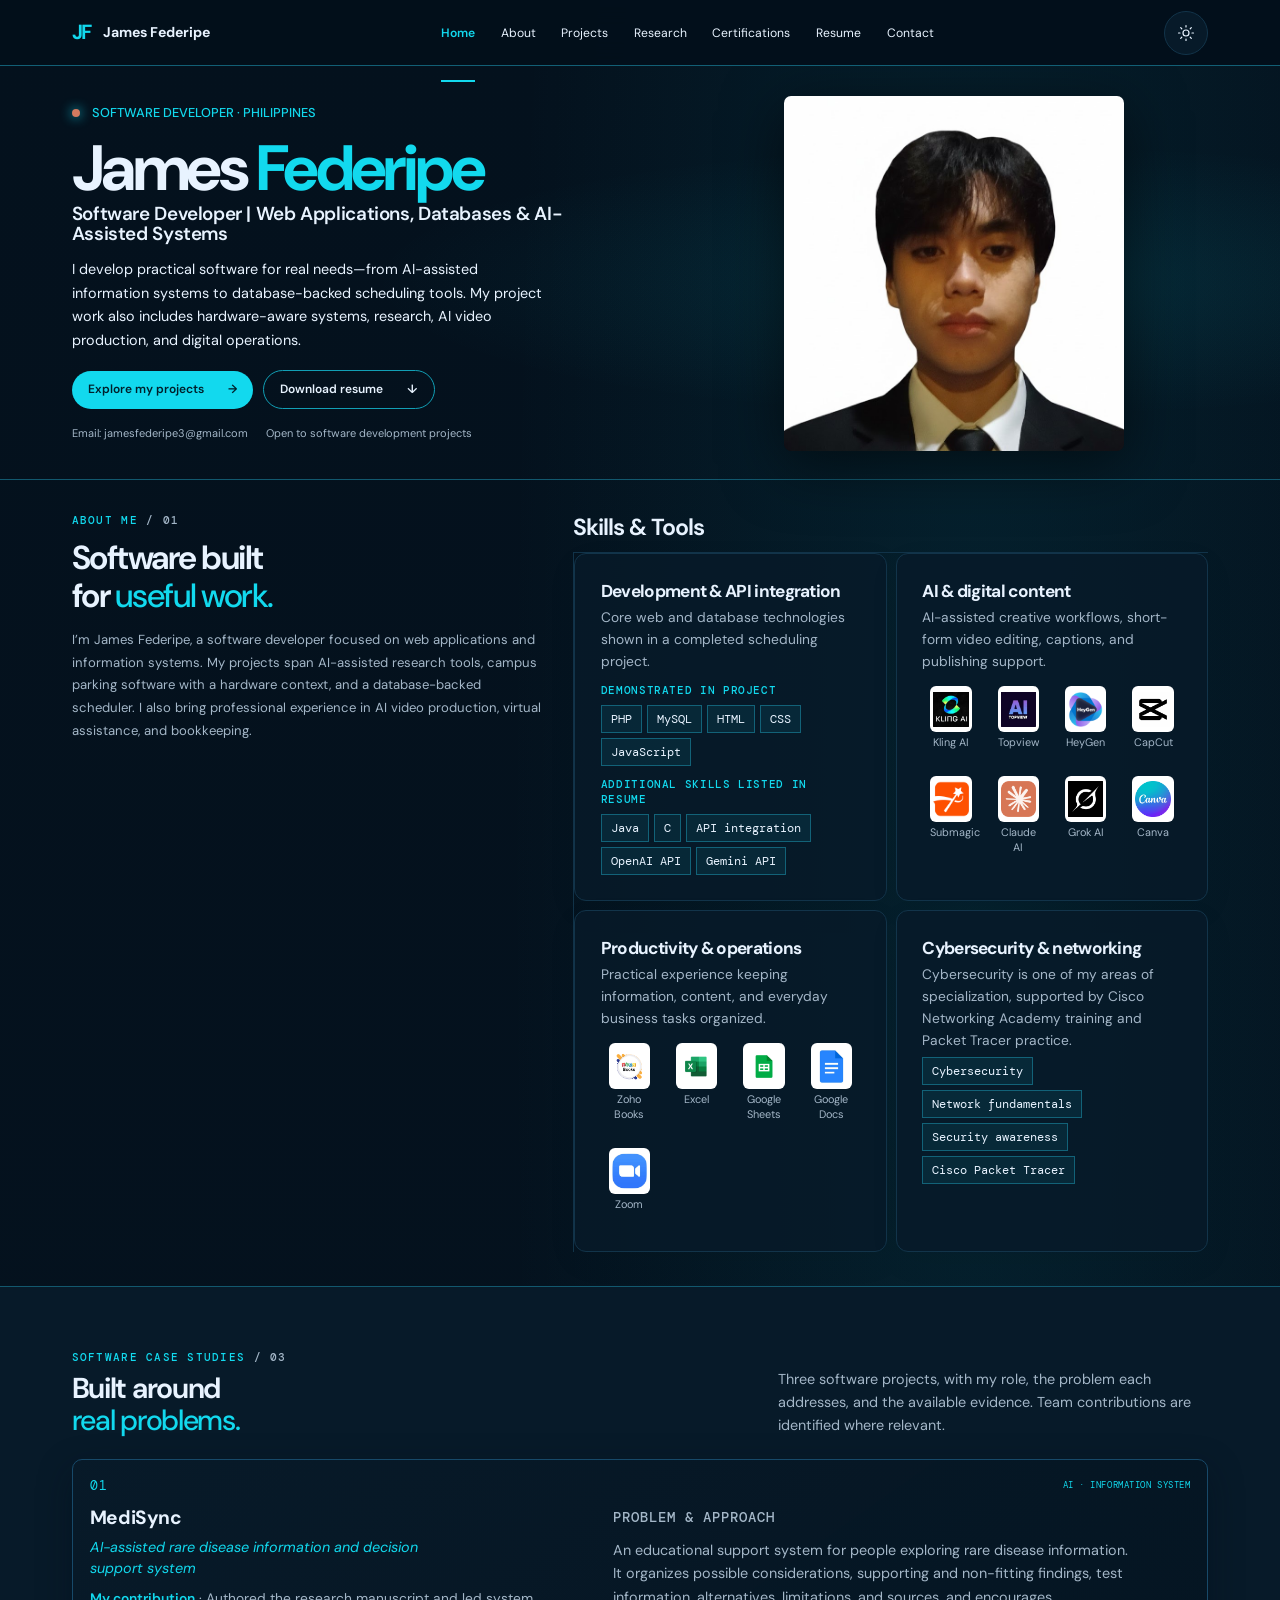
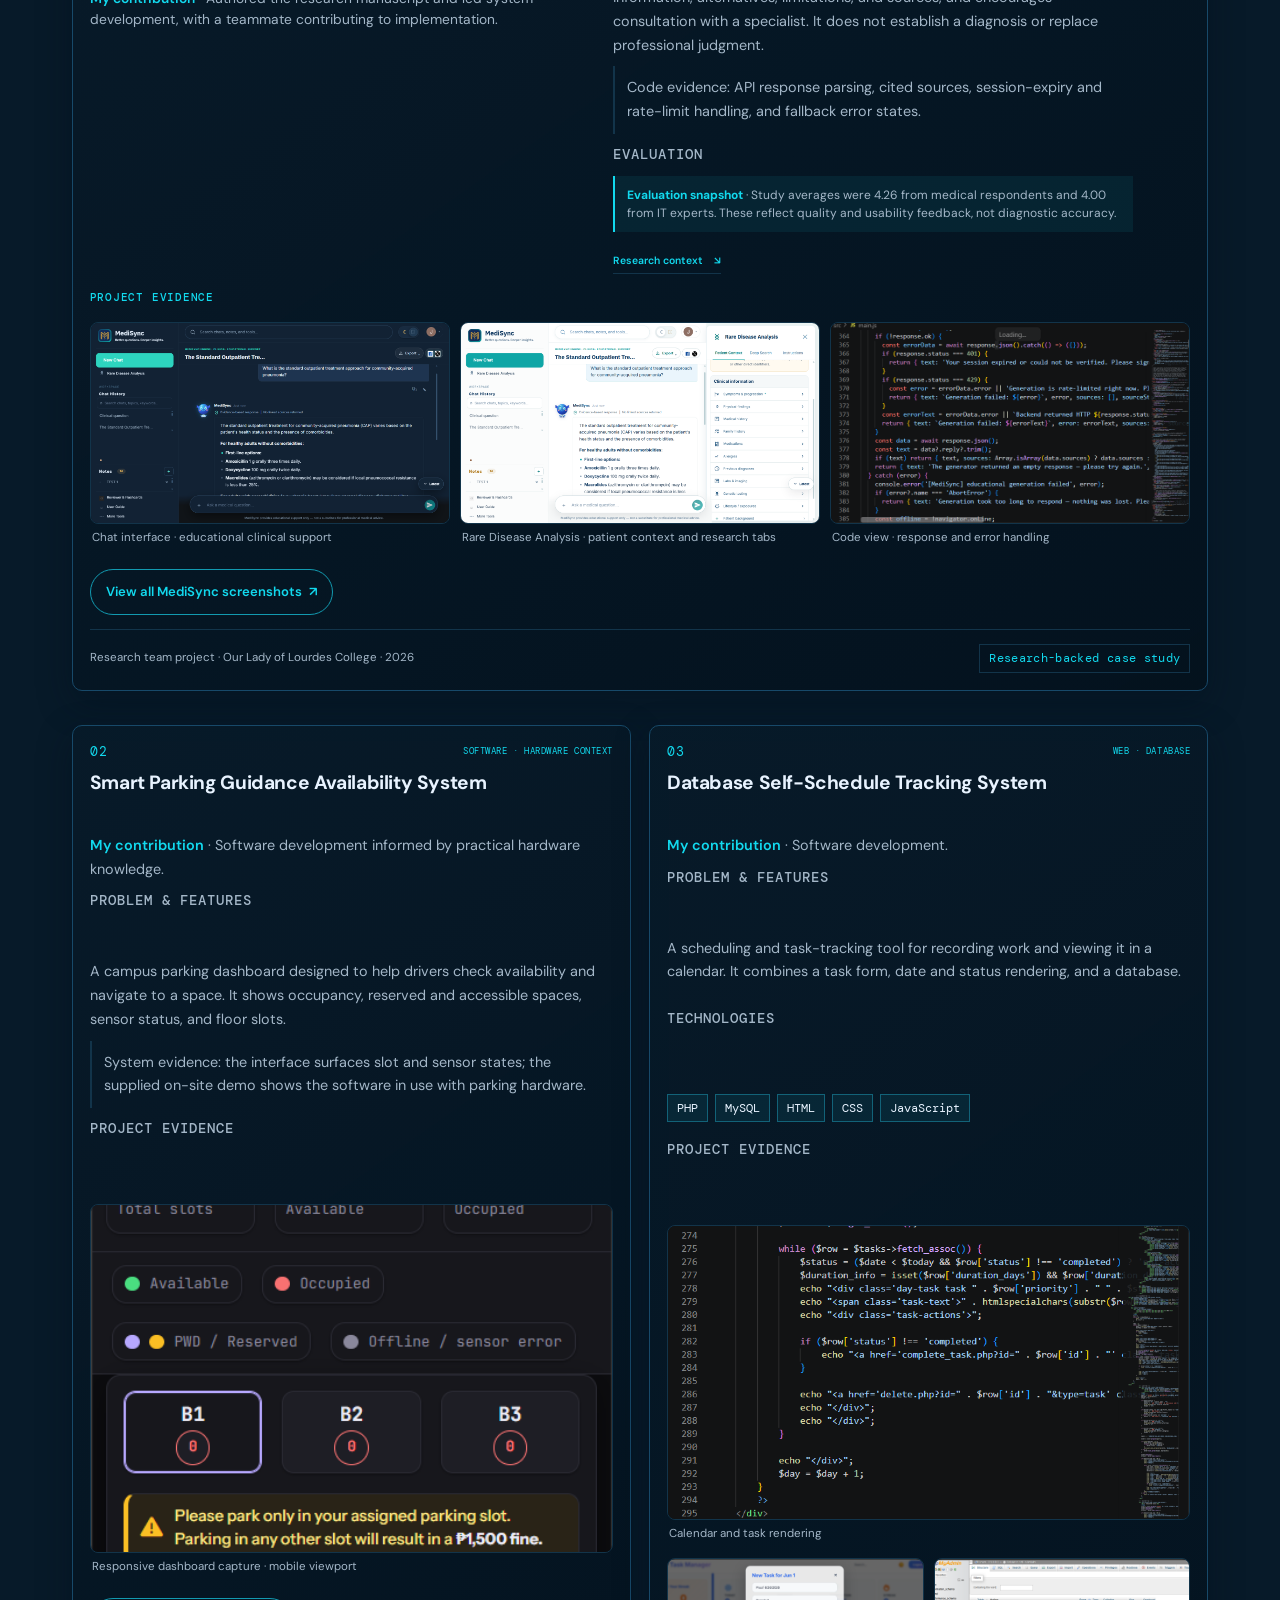
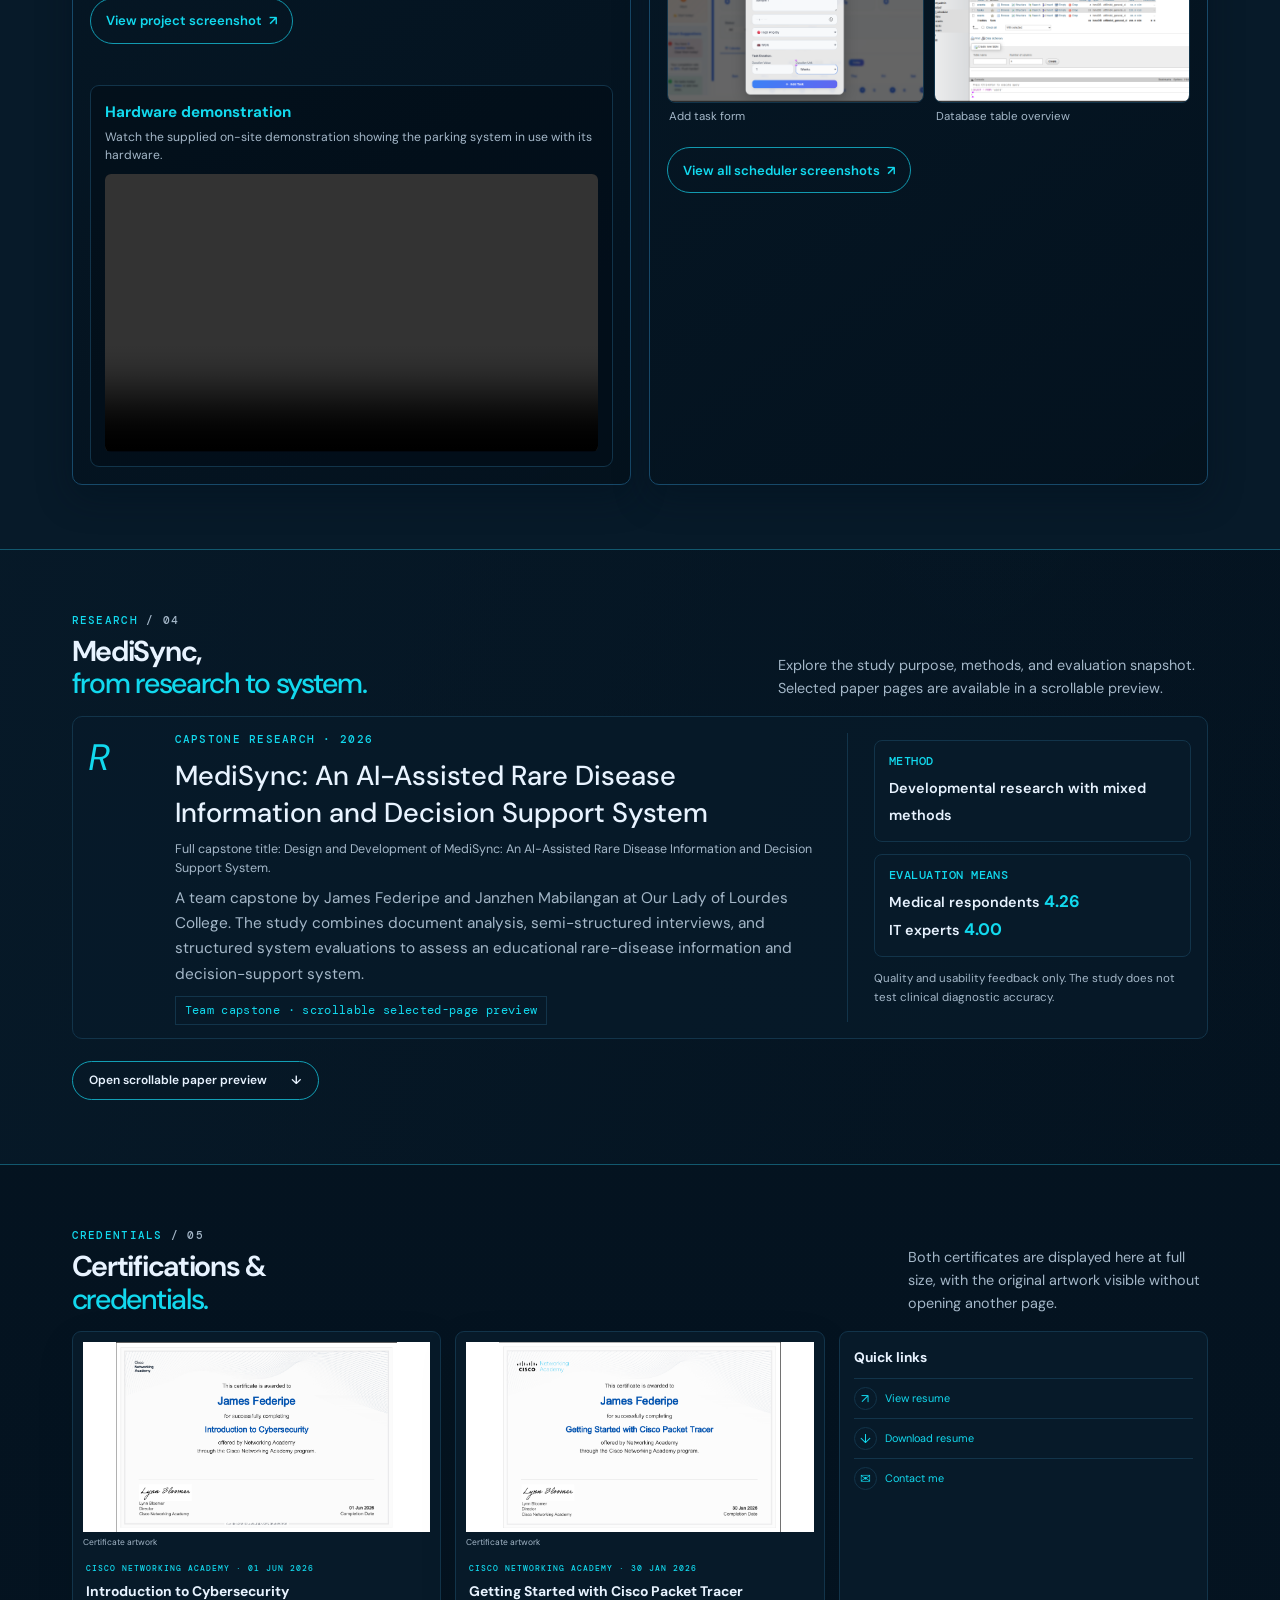
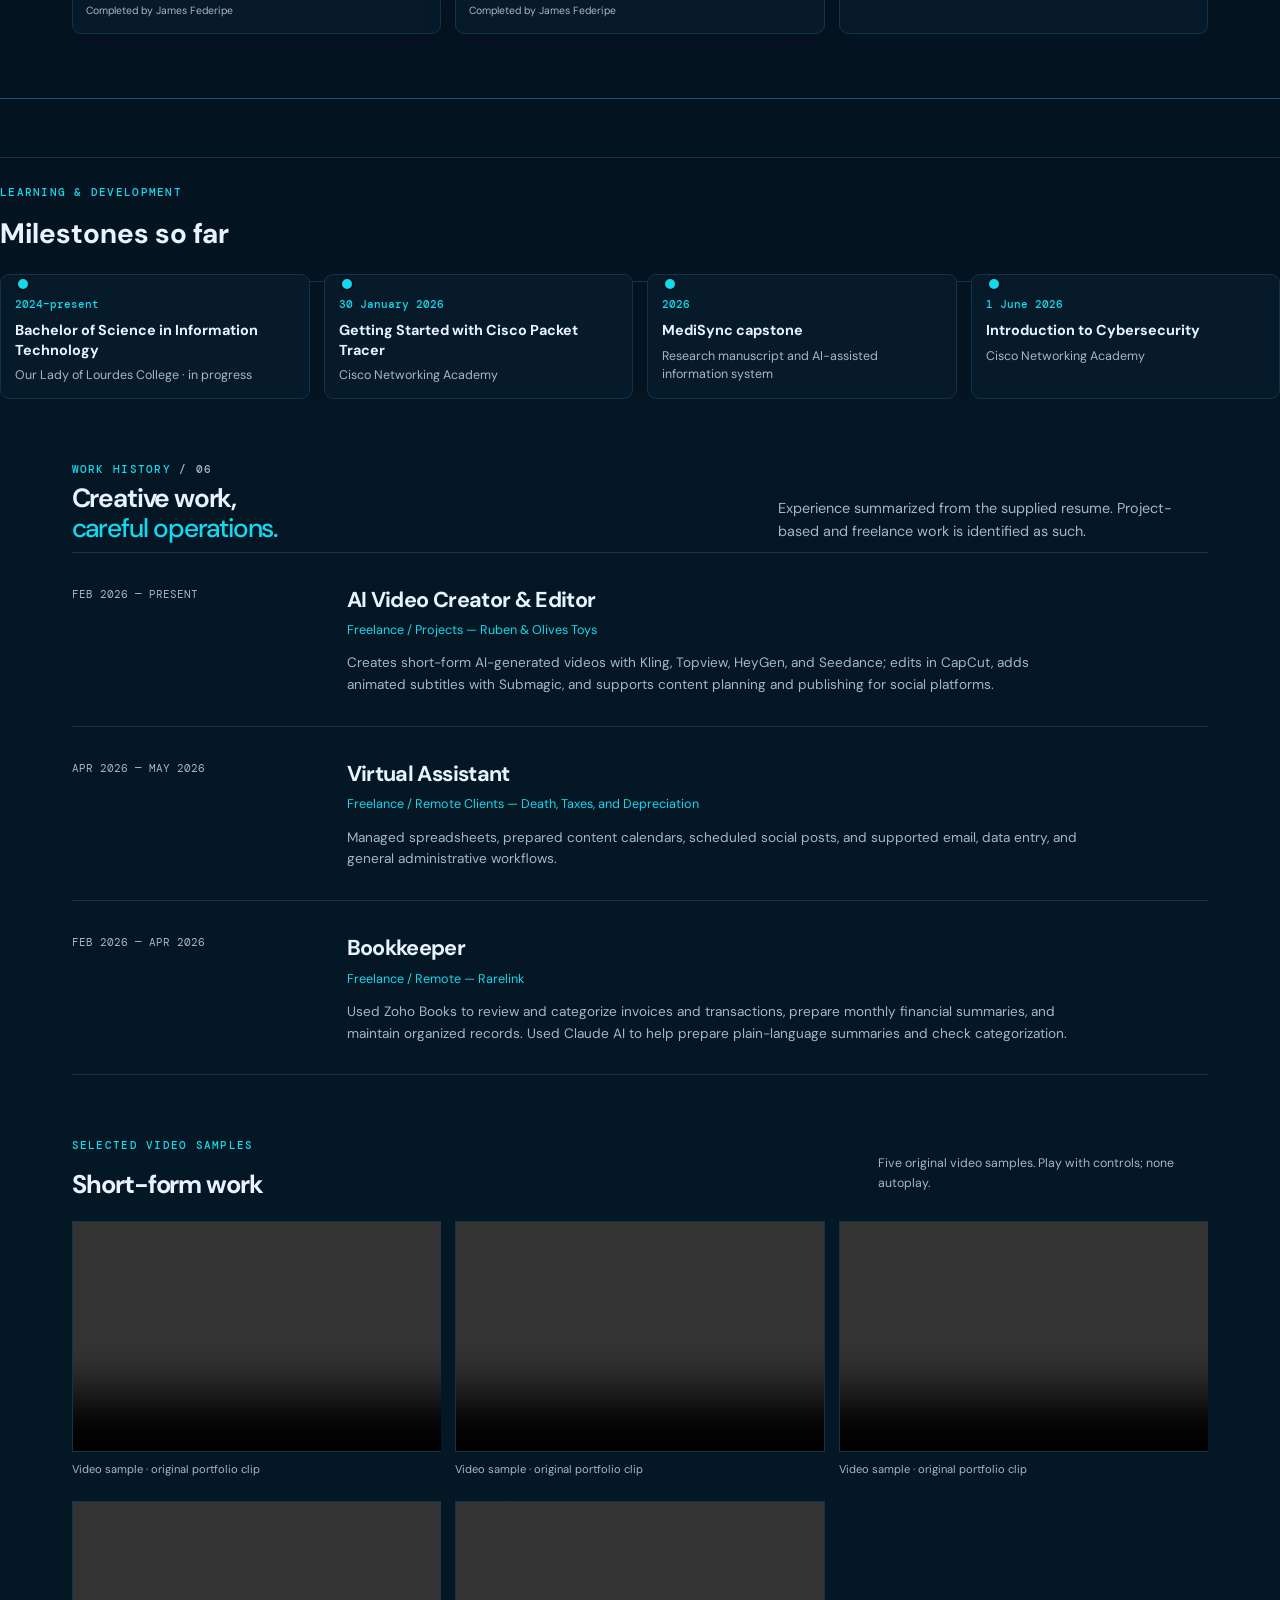
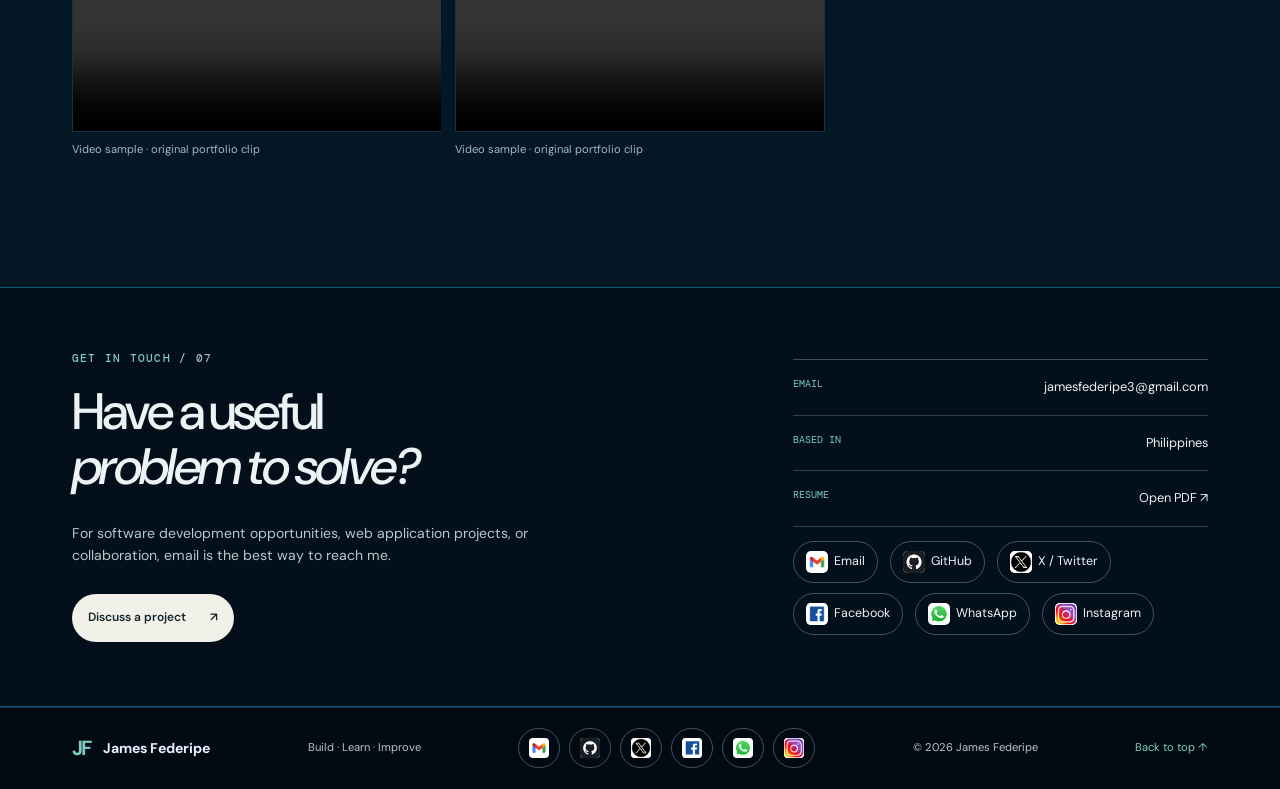
<file: index.html>
<!doctype html>
<html lang="en" data-theme="dark">
<head>
  <meta charset="utf-8">
  <meta name="viewport" content="width=device-width, initial-scale=1">
  <meta name="color-scheme" content="dark light">
  <meta name="description" content="James Federipe is a software developer who builds web applications and practical information systems, with experience in hardware-aware projects, AI content, and digital operations.">
  <meta property="og:type" content="website">
  <meta property="og:title" content="James Federipe — Software Developer">
  <meta property="og:description" content="Web applications, practical information systems, and software projects grounded in real use cases.">
  <link rel="canonical" href="https://percyvilli.github.io/JAMESFEDERIPE/">
  <meta name="theme-color" content="#04111d">
  <link rel="icon" href="favicon.svg" type="image/svg+xml">
  <title>James Federipe — Software Developer</title>
  <link rel="stylesheet" href="style.css">
</head>
<body>
  <a class="skip-link" href="#main">Skip to content</a>
  <header class="site-header">
    <a class="wordmark" href="#home" aria-label="James Federipe, home"><span class="wordmark-mark">JF</span><span class="wordmark-name">James Federipe</span></a>
    <button class="menu-toggle" type="button" aria-expanded="false" aria-controls="site-nav"><span class="sr-only">Toggle navigation</span><svg viewBox="0 0 24 24" aria-hidden="true"><path d="M4 7h16M4 12h16M4 17h16"/></svg></button>
    <nav id="site-nav" class="site-nav" aria-label="Main navigation">
      <a href="#home">Home</a><a href="#about">About</a><a href="#projects">Projects</a><a href="#research">Research</a><a href="#certifications">Certifications</a><a href="JamesFederipe_Resume.pdf" target="_blank" rel="noreferrer" id="resume">Resume</a><a href="#contact">Contact</a>
    </nav>
    <div class="header-actions"><button class="theme-toggle" type="button" aria-label="Switch to light theme" title="Switch theme"><svg viewBox="0 0 24 24" aria-hidden="true"><circle cx="12" cy="12" r="4"/><path d="M12 2v2m0 16v2M4.93 4.93l1.42 1.42m11.3 11.3 1.42 1.42M2 12h2m16 0h2M4.93 19.07l1.42-1.42m11.3-11.3 1.42-1.42"/></svg></button><a class="resume-link" href="JamesFederipe_Resume.pdf" target="_blank" rel="noreferrer">View resume <span aria-hidden="true">↗</span></a></div>
  </header>
  <main id="main">
    <section class="hero section" id="home" aria-labelledby="hero-title">
      <div class="hero-copy"><p class="eyebrow"><span class="eyebrow-mark"></span> SOFTWARE DEVELOPER · PHILIPPINES</p><h1 id="hero-title">James <em>Federipe</em></h1><h2 class="hero-role">Software Developer | Web Applications, Databases &amp; AI-Assisted Systems</h2><p class="hero-lede">I develop practical software for real needs—from AI-assisted information systems to database-backed scheduling tools. My project work also includes hardware-aware systems, research, AI video production, and digital operations.</p><div class="hero-actions"><a class="button button-dark" href="#projects">Explore my projects <span aria-hidden="true">→</span></a><a class="button button-outline" href="JamesFederipe_Resume.pdf" download="JamesFederipe_Resume.pdf">Download resume <span aria-hidden="true">↓</span></a></div><div class="hero-contact"><a href="mailto:jamesfederipe3@gmail.com">Email: jamesfederipe3@gmail.com</a><span>Open to software development projects</span></div></div>
      <figure class="hero-portrait"><img src="james.jpg" width="747" height="780" alt="Portrait of James Federipe"><figcaption><span>JAMES FEDERIPE</span><span>DEVELOPMENT · CREATIVE · OPERATIONS</span></figcaption></figure>
      <div class="hero-bottom"><span>PHILIPPINES</span><a href="#projects">SCROLL TO EXPLORE <span aria-hidden="true">↓</span></a><span>INDEPENDENT PROJECTS &amp; EXPERIENCE</span></div>
    </section>

    <div class="about-skills-layout"><section class="section section-about" id="about" aria-labelledby="about-title"><div class="about-label"><p class="eyebrow">ABOUT ME <span> / 01</span></p></div><div class="about-copy"><h2 id="about-title">Software built<br>for <em>useful work.</em></h2><p>I’m James Federipe, a software developer focused on web applications and information systems. My projects span AI-assisted research tools, campus parking software with a hardware context, and a database-backed scheduler. I also bring professional experience in AI video production, virtual assistance, and bookkeeping.</p></div></section>
    <section class="section section-skills" id="skills" aria-labelledby="skills-title"><div class="section-heading"><div><p class="eyebrow">SKILLS &amp; TOOLS <span> / 02</span></p><h2 id="skills-title">Skills &amp; Tools</h2></div><p class="heading-note">Project-backed technologies come first; additional tools and experience are identified separately.</p></div><div class="skills-grid">
      <article class="skill-group"><span class="skill-index">A</span><h3>Development &amp; API integration</h3><p>Core web and database technologies shown in a completed scheduling project.</p><span class="skill-evidence-label">Demonstrated in project</span><div class="tag-row"><span>PHP</span><span>MySQL</span><span>HTML</span><span>CSS</span><span>JavaScript</span></div><small>Database Self-Schedule Tracking System · project stack listed in resume</small><span class="skill-evidence-label">Additional skills listed in resume</span><div class="tag-row"><span>Java</span><span>C</span><span>API integration</span><span>OpenAI API</span><span>Gemini API</span></div></article>
      <article class="skill-group"><span class="skill-index">B</span><h3>AI &amp; digital content</h3><p>AI-assisted creative workflows, short-form video editing, captions, and publishing support.</p><div class="tool-grid" aria-label="AI and digital content tools"><figure class="tool-item"><img src="OIP%20(10).webp" width="474" height="474" loading="lazy" alt="Kling AI logo"><figcaption>Kling AI</figcaption></figure><figure class="tool-item"><img src="OIP%2011.jpg" width="225" height="225" loading="lazy" alt="Topview AI logo"><figcaption>Topview</figcaption></figure><figure class="tool-item"><img src="Logo-Heygen.png" width="100" height="100" loading="lazy" alt="HeyGen logo"><figcaption>HeyGen</figcaption></figure><figure class="tool-item"><img src="Capcut.png" width="2035" height="2048" loading="lazy" alt="CapCut logo"><figcaption>CapCut</figcaption></figure><figure class="tool-item"><img src="SubMagic.webp" width="800" height="800" loading="lazy" alt="Submagic logo"><figcaption>Submagic</figcaption></figure><figure class="tool-item"><img src="claude-ai-icon.webp" width="512" height="512" loading="lazy" alt="Claude AI logo"><figcaption>Claude AI</figcaption></figure><figure class="tool-item"><img src="grok-icon.png" width="512" height="512" loading="lazy" alt="Grok AI logo"><figcaption>Grok AI</figcaption></figure><figure class="tool-item"><img src="assets/tools/canva.webp" width="508" height="509" loading="lazy" alt="Canva logo"><figcaption>Canva</figcaption></figure></div><div class="tag-row"><span>Seedance</span></div><small>Tools and experience listed in resume</small></article>
      <article class="skill-group"><span class="skill-index">C</span><h3>Productivity &amp; operations</h3><p>Practical experience keeping information, content, and everyday business tasks organized.</p><div class="tool-grid" aria-label="Business and productivity tools"><figure class="tool-item"><img src="assets/tools/zoho-books.png" width="517" height="400" loading="lazy" alt="Zoho Books logo"><figcaption>Zoho Books</figcaption></figure><figure class="tool-item"><img src="excel-png.webp" width="1920" height="1920" loading="lazy" alt="Microsoft Excel logo"><figcaption>Excel</figcaption></figure><figure class="tool-item"><img src="google-sheets-apps-logo-free-png.webp" width="1920" height="1920" loading="lazy" alt="Google Sheets logo"><figcaption>Google Sheets</figcaption></figure><figure class="tool-item"><img src="OIP%20(1).webp" width="474" height="474" loading="lazy" alt="Google Docs logo"><figcaption>Google Docs</figcaption></figure><figure class="tool-item"><img src="OIP%20(2).webp" width="474" height="484" loading="lazy" alt="Zoom logo"><figcaption>Zoom</figcaption></figure></div><div class="tag-row"><span>Google Workspace</span><span>Microsoft Office</span><span>Bookkeeping</span><span>Financial reporting</span><span>Content planning</span><span>Admin coordination</span></div><small>Tools and experience listed in resume</small></article>
      <article class="skill-group"><span class="skill-index">D</span><h3>Cybersecurity &amp; networking</h3><p>Cybersecurity is one of my areas of specialization, supported by Cisco Networking Academy training and Packet Tracer practice.</p><div class="tag-row"><span>Cybersecurity</span><span>Network fundamentals</span><span>Security awareness</span><span>Cisco Packet Tracer</span></div></article>
    </div></section></div>
    <section class="section section-projects" id="projects" aria-labelledby="projects-title">
      <div class="section-heading"><div><p class="eyebrow">SOFTWARE CASE STUDIES <span> / 03</span></p><h2 id="projects-title">Built around<br><em>real problems.</em></h2></div><p class="heading-note">Three software projects, with my role, the problem each addresses, and the available evidence. Team contributions are identified where relevant.</p></div>
      <article class="project-feature"><div class="project-top"><span class="project-index">01</span><span class="project-type">AI · INFORMATION SYSTEM</span></div><div class="project-content"><div><h3>MediSync</h3><p class="project-subtitle">AI-assisted rare disease information and decision support system</p><p class="project-role"><strong>My contribution</strong> · Authored the research manuscript and led system development, with a teammate contributing to implementation.</p></div><div class="project-summary"><p class="case-label">Problem &amp; approach</p><p>An educational support system for people exploring rare disease information. It organizes possible considerations, supporting and non-fitting findings, test information, alternatives, limitations, and sources, and encourages consultation with a specialist. It does not establish a diagnosis or replace professional judgment.</p><p class="technical-evidence">Code evidence: API response parsing, cited sources, session-expiry and rate-limit handling, and fallback error states.</p><p class="case-label">Evaluation</p><p class="evidence-note"><strong>Evaluation snapshot</strong> · Study averages were 4.26 from medical respondents and 4.00 from IT experts. These reflect quality and usability feedback, not diagnostic accuracy.</p><a class="text-link" href="#research">Research context <span aria-hidden="true">↘</span></a></div></div>
      <p class="case-label">Project evidence</p><div class="evidence-gallery medisync-gallery"><figure><img src="assets/projects/medisync/chat-interface.png" width="1366" height="768" loading="lazy" alt="MediSync chatbot showing a clinical education response in the dark interface"><figcaption>Chat interface · educational clinical support</figcaption></figure><figure><img src="assets/projects/medisync/rare-disease-analysis.png" width="1366" height="768" loading="lazy" alt="MediSync light interface with Rare Disease Analysis patient context panel"><figcaption>Rare Disease Analysis · patient context and research tabs</figcaption></figure><figure><img src="assets/projects/medisync/code-view-clean.png" width="844" height="460" loading="lazy" alt="Code editor view of MediSync response and error handling"><figcaption>Code view · response and error handling</figcaption></figure></div><p class="project-action"><button type="button" data-image="assets/projects/medisync/chat-interface.png" data-gallery=".medisync-gallery" data-caption="MediSync project screenshots">View all MediSync screenshots <span aria-hidden="true">↗</span></button></p>
        <div class="project-meta"><span>Research team project · Our Lady of Lourdes College · 2026</span><span class="status-label">Research-backed case study</span></div>
      </article>
      <div class="project-grid">
        <article class="project-card"><div class="project-top"><span class="project-index">02</span><span class="project-type">SOFTWARE · HARDWARE CONTEXT</span></div><h3>Smart Parking Guidance Availability System</h3><p class="project-role"><strong>My contribution</strong> · Software development informed by practical hardware knowledge.</p><p class="case-label">Problem &amp; features</p><p>A campus parking dashboard designed to help drivers check availability and navigate to a space. It shows occupancy, reserved and accessible spaces, sensor status, and floor slots.</p><p class="technical-evidence">System evidence: the interface surfaces slot and sensor states; the supplied on-site demo shows the software in use with parking hardware.</p><p class="case-label">Project evidence</p><figure class="single-evidence parking-gallery"><img src="assets/projects/smart-parking/mobile-dashboard-clean.png" width="448" height="673" loading="lazy" alt="Mobile responsive Smart Parking dashboard with slot counts, floor slots, and navigation controls"><figcaption>Responsive dashboard capture · mobile viewport</figcaption></figure><p class="project-action"><button type="button" data-image="assets/projects/smart-parking/mobile-dashboard-clean.png" data-gallery=".parking-gallery" data-caption="Smart Parking · dashboard screenshot">View project screenshot <span aria-hidden="true">↗</span></button></p>
        <div class="project-video"><h4>Hardware demonstration</h4><p>Watch the supplied on-site demonstration showing the parking system in use with its hardware.</p><video controls playsinline preload="none" aria-label="Smart Parking hardware demonstration"><source src="assets/videos/EDP_SmartParking_Demonstration.mp4" type="video/mp4">Your browser does not support this video.</video></div>
        </article>
        <article class="project-card"><div class="project-top"><span class="project-index">03</span><span class="project-type">WEB · DATABASE</span></div><h3>Database Self-Schedule Tracking System</h3><p class="project-role"><strong>My contribution</strong> · Software development.</p><p class="case-label">Problem &amp; features</p><p>A scheduling and task-tracking tool for recording work and viewing it in a calendar. It combines a task form, date and status rendering, and a database.</p><p class="case-label">Technologies</p><div class="tag-row"><span>PHP</span><span>MySQL</span><span>HTML</span><span>CSS</span><span>JavaScript</span></div><p class="case-label">Project evidence</p><div class="evidence-gallery scheduler-gallery"><figure><img src="assets/projects/database-scheduler/calendar-code.png" width="787" height="685" loading="lazy" alt="Scheduler dashboard PHP code rendering task dates and statuses"><figcaption>Calendar and task rendering</figcaption></figure><figure><img src="assets/projects/database-scheduler/add-task-form.png" width="1366" height="686" loading="lazy" alt="Scheduler form to add a task with date, details, time, priority, category, and duration"><figcaption>Add task form</figcaption></figure><figure><img src="assets/projects/database-scheduler/database-structure.png" width="1366" height="688" loading="lazy" alt="Self scheduler database table overview in phpMyAdmin"><figcaption>Database table overview</figcaption></figure></div><p class="project-action"><button type="button" data-image="assets/projects/database-scheduler/add-task-form.png" data-gallery=".scheduler-gallery" data-caption="Self-Schedule Tracker screenshots">View all scheduler screenshots <span aria-hidden="true">↗</span></button></p>
        </article>
      </div>
    </section>
    <section class="section section-research" id="research" aria-labelledby="research-title"><div class="section-heading"><div><p class="eyebrow">RESEARCH <span> / 04</span></p><h2 id="research-title">MediSync,<br><em>from research to system.</em></h2></div><p class="heading-note">Explore the study purpose, methods, and evaluation snapshot. Selected paper pages are available in a scrollable preview.</p></div><div class="research-panel"><span class="research-mark" aria-hidden="true">R</span><div class="research-overview"><p class="eyebrow">CAPSTONE RESEARCH · 2026</p><h3>MediSync: An AI-Assisted Rare Disease Information and Decision Support System</h3><p class="research-full-title">Full capstone title: Design and Development of MediSync: An AI-Assisted Rare Disease Information and Decision Support System.</p><p>A team capstone by James Federipe and Janzhen Mabilangan at Our Lady of Lourdes College. The study combines document analysis, semi-structured interviews, and structured system evaluations to assess an educational rare-disease information and decision-support system.</p><span class="status-label">Team capstone · scrollable selected-page preview</span></div><aside class="research-facts" aria-label="Research at a glance"><div><span>METHOD</span><strong>Developmental research with mixed methods</strong></div><div><span>EVALUATION MEANS</span><strong>Medical respondents <b>4.26</b><br>IT experts <b>4.00</b></strong></div><p>Quality and usability feedback only. The study does not test clinical diagnostic accuracy.</p></aside></div><button class="button button-outline research-open" id="research-open" type="button" aria-haspopup="dialog" aria-controls="research-dialog">Open scrollable paper preview <span aria-hidden="true">↓</span></button></section>
    <section class="section section-certifications" id="certifications" aria-labelledby="certifications-title"><div class="section-heading"><div><p class="eyebrow">CREDENTIALS <span> / 05</span></p><h2 id="certifications-title">Certifications &amp;<br><em>credentials.</em></h2></div><p class="heading-note">Both certificates are displayed here at full size, with the original artwork visible without opening another page.</p></div><div class="certificate-grid"><article class="certificate-card"><figure><img src="Cybersecurity.png" width="901" height="611" loading="lazy" alt="Cisco Networking Academy certificate awarded to James Federipe for Introduction to Cybersecurity, completed 1 June 2026"><figcaption>Certificate artwork</figcaption></figure><div><p class="eyebrow">CISCO NETWORKING ACADEMY · 01 JUN 2026</p><h3>Introduction to Cybersecurity</h3><p>Completed by James Federipe</p></div></article><article class="certificate-card"><figure><img src="PT.png" width="865" height="584" loading="lazy" alt="Cisco Networking Academy certificate awarded to James Federipe for Getting Started with Cisco Packet Tracer, completed 30 January 2026"><figcaption>Certificate artwork</figcaption></figure><div><p class="eyebrow">CISCO NETWORKING ACADEMY · 30 JAN 2026</p><h3>Getting Started with Cisco Packet Tracer</h3><p>Completed by James Federipe</p></div></article><aside class="quick-links"><h3>Quick links</h3><a href="JamesFederipe_Resume.pdf" target="_blank" rel="noreferrer"><span aria-hidden="true">↗</span> View resume</a><a href="JamesFederipe_Resume.pdf" download="james-federipe-resume.pdf"><span aria-hidden="true">↓</span> Download resume</a><a href="#contact"><span aria-hidden="true">✉</span> Contact me</a></aside></div></section>
    <div class="learning-block"><div class="learning-heading"><p class="eyebrow">LEARNING &amp; DEVELOPMENT</p><h3>Milestones so far</h3></div><ol class="learning-timeline"><li><time datetime="2024">2024–present</time><h4>Bachelor of Science in Information Technology</h4><p>Our Lady of Lourdes College · in progress</p></li><li><time datetime="2026-01-30">30 January 2026</time><h4>Getting Started with Cisco Packet Tracer</h4><p>Cisco Networking Academy</p></li><li><time datetime="2026">2026</time><h4>MediSync capstone</h4><p>Research manuscript and AI-assisted information system</p></li><li><time datetime="2026-06-01">1 June 2026</time><h4>Introduction to Cybersecurity</h4><p>Cisco Networking Academy</p></li></ol></div><section class="section section-experience" id="experience" aria-labelledby="experience-title"><div class="section-heading"><div><p class="eyebrow">WORK HISTORY <span> / 06</span></p><h2 id="experience-title">Creative work,<br><em>careful operations.</em></h2></div><p class="heading-note">Experience summarized from the supplied resume. Project-based and freelance work is identified as such.</p></div><div class="timeline">
      <article class="timeline-item"><div class="timeline-date">FEB 2026 — PRESENT</div><div class="timeline-body"><h3>AI Video Creator &amp; Editor</h3><p class="timeline-org">Freelance / Projects — Ruben &amp; Olives Toys</p><p>Creates short-form AI-generated videos with Kling, Topview, HeyGen, and Seedance; edits in CapCut, adds animated subtitles with Submagic, and supports content planning and publishing for social platforms.</p></div></article>
      <article class="timeline-item"><div class="timeline-date">APR 2026 — MAY 2026</div><div class="timeline-body"><h3>Virtual Assistant</h3><p class="timeline-org">Freelance / Remote Clients — Death, Taxes, and Depreciation</p><p>Managed spreadsheets, prepared content calendars, scheduled social posts, and supported email, data entry, and general administrative workflows.</p></div></article>
      <article class="timeline-item"><div class="timeline-date">FEB 2026 — APR 2026</div><div class="timeline-body"><h3>Bookkeeper</h3><p class="timeline-org">Freelance / Remote — Rarelink</p><p>Used Zoho Books to review and categorize invoices and transactions, prepare monthly financial summaries, and maintain organized records. Used Claude AI to help prepare plain-language summaries and check categorization.</p></div></article>
    </div><div class="reel-heading" id="video-samples"><div><p class="eyebrow">SELECTED VIDEO SAMPLES</p><h3>Short-form work</h3></div><p>Five original video samples. Play with controls; none autoplay.</p></div><div class="reel-grid">
      <figure><video controls playsinline preload="none"><source src="0417(1).mp4" type="video/mp4">Your browser does not support video.</video><figcaption>Video sample · original portfolio clip</figcaption></figure>
      <figure><video controls playsinline preload="none"><source src="Clip%201%20(1).mp4" type="video/mp4">Your browser does not support video.</video><figcaption>Video sample · original portfolio clip</figcaption></figure>
      <figure><video controls playsinline preload="none"><source src="Video1-Growth%20Tip.mp4" type="video/mp4">Your browser does not support video.</video><figcaption>Video sample · original portfolio clip</figcaption></figure>
      <figure><video controls playsinline preload="none"><source src="Video1-Revision.mp4" type="video/mp4">Your browser does not support video.</video><figcaption>Video sample · original portfolio clip</figcaption></figure>
      <figure><video controls playsinline preload="none"><source src="0613.mp4" type="video/mp4">Your browser does not support video.</video><figcaption>Video sample · original portfolio clip</figcaption></figure>
    </div></section>
    <section class="section section-contact" id="contact" aria-labelledby="contact-title"><div class="contact-copy"><p class="eyebrow">GET IN TOUCH <span> / 07</span></p><h2 id="contact-title">Have a useful<br><em>problem to solve?</em></h2><p>For software development opportunities, web application projects, or collaboration, email is the best way to reach me.</p><a class="button button-light" href="mailto:jamesfederipe3@gmail.com?subject=Software%20development%20inquiry">Discuss a project <span aria-hidden="true">↗</span></a></div><div class="contact-side"><div><span>EMAIL</span><a href="mailto:jamesfederipe3@gmail.com">jamesfederipe3@gmail.com</a></div><div><span>BASED IN</span><p>Philippines</p></div><div><span>RESUME</span><a href="JamesFederipe_Resume.pdf" target="_blank" rel="noreferrer">Open PDF <span aria-hidden="true">↗</span></a></div><nav class="social-links" aria-label="Contact and professional profiles"><a href="mailto:jamesfederipe3@gmail.com"><img src="gmail-icon-free-png.webp" width="22" height="22" alt=""><span>Email</span></a><a href="https://github.com/Percyvilli" target="_blank" rel="noreferrer"><img src="github-icon.png" width="22" height="22" alt=""><span>GitHub</span></a><a href="https://x.com/percyvillii" target="_blank" rel="noreferrer"><img src="OIP.webp" width="22" height="22" alt=""><span>X / Twitter</span></a><a href="https://facebook.com/share/1GWirLEnjt/" target="_blank" rel="noreferrer"><img src="facebook-icon-vector-39772994.webp" width="22" height="22" alt=""><span>Facebook</span></a><a href="https://wa.me/9682298538" target="_blank" rel="noreferrer"><img src="WhatsApp.svg.png" width="22" height="22" alt=""><span>WhatsApp</span></a><a href="https://www.instagram.com/federipejames/" target="_blank" rel="noreferrer"><img src="OIP%20(4).webp" width="22" height="22" alt=""><span>Instagram</span></a></nav></div></section>
  </main>
  <dialog class="research-dialog" id="research-dialog" aria-labelledby="research-dialog-title"><div class="research-dialog-shell"><div class="research-dialog-bar"><div><p class="eyebrow">MEDISYNC · RESEARCH OVERVIEW</p><h2 id="research-dialog-title">The study, in context</h2><p class="research-dialog-hint">Scroll through four selected pages and one blurred teaser. The complete manuscript is not included.</p></div><button class="research-dialog-close" type="button" aria-label="Close research overview">Close <span aria-hidden="true">×</span></button></div><div class="research-dialog-scroll" tabindex="0" aria-label="Scrollable selected MediSync paper pages"><figure class="research-page"><img src="assets/research/page-01-title.png" width="850" height="1100" loading="lazy" alt="MediSync capstone paper title page"><figcaption>01 · Title page</figcaption></figure><figure class="research-page"><img src="assets/research/page-02-abstract.png" width="850" height="1100" loading="lazy" alt="MediSync capstone abstract page"><figcaption>02 · Abstract</figcaption></figure><figure class="research-page"><img src="assets/research/page-03-methodology.png" width="850" height="1100" loading="lazy" alt="Selected MediSync research page describing study methodology"><figcaption>03 · Methodology</figcaption></figure><figure class="research-page"><img src="assets/research/page-04-findings.png" width="850" height="1100" loading="lazy" alt="Selected MediSync research page showing aggregate evaluation findings"><figcaption>04 · Findings</figcaption></figure><figure class="research-page is-blurred"><img src="assets/research/page-05-blurred.png" width="850" height="1100" loading="lazy" alt="Intentionally blurred fifth-page preview"><figcaption>05 · Blurred preview</figcaption></figure></div></div></dialog>
  <dialog class="image-dialog" aria-label="Image preview"><div class="image-dialog-bar"><p class="image-dialog-caption" id="image-dialog-caption"></p><span class="image-dialog-count" aria-live="polite"></span><button type="button" class="image-dialog-previous" aria-label="Previous screenshot">←</button><button type="button" class="image-dialog-next" aria-label="Next screenshot">→</button><button type="button" class="image-dialog-close" aria-label="Close image preview">Close <span aria-hidden="true">×</span></button></div><img class="image-dialog-content" alt=""></dialog>
  <footer class="site-footer"><a class="wordmark" href="#home" aria-label="James Federipe, back to home"><span class="wordmark-mark">JF</span><span class="wordmark-name">James Federipe</span></a><span>Build · Learn · Improve</span><nav class="footer-social" aria-label="Contact and professional profiles"><a href="mailto:jamesfederipe3@gmail.com" aria-label="Email"><img src="gmail-icon-free-png.webp" width="20" height="20" alt=""></a><a href="https://github.com/Percyvilli" target="_blank" rel="noreferrer" aria-label="GitHub"><img src="github-icon.png" width="20" height="20" alt=""></a><a href="https://x.com/percyvillii" target="_blank" rel="noreferrer" aria-label="X / Twitter"><img src="OIP.webp" width="20" height="20" alt=""></a><a href="https://facebook.com/share/1GWirLEnjt/" target="_blank" rel="noreferrer" aria-label="Facebook"><img src="facebook-icon-vector-39772994.webp" width="20" height="20" alt=""></a><a href="https://wa.me/9682298538" target="_blank" rel="noreferrer" aria-label="WhatsApp"><img src="WhatsApp.svg.png" width="20" height="20" alt=""></a><a href="https://www.instagram.com/federipejames/" target="_blank" rel="noreferrer" aria-label="Instagram"><img src="OIP%20(4).webp" width="20" height="20" alt=""></a></nav><span>© <span id="year">2026</span> James Federipe</span><a href="#home">Back to top ↑</a></footer>
  <script src="script.js" defer></script>
</body>
</html>
</file>
<file: style.css>
@import url('https://fonts.googleapis.com/css2?family=DM+Mono:wght@400;500&family=DM+Sans:wght@400;500;600;700&family=Playfair+Display:ital,wght@0,500;0,600;1,500;1,600&display=swap');
:root{font-family:'DM Sans',Arial,sans-serif;color:#172a32;background:#f5f3ee;font-synthesis:none;text-rendering:optimizeLegibility;--paper:#f5f3ee;--ink:#172a32;--muted:#64747a;--line:#d7dedb;--teal:#147e78;--deep:#10272d;--surface:#ebece6;--header:rgba(245,243,238,.93);--serif:'Playfair Display',Georgia,serif;--mono:'DM Mono',monospace;scroll-behavior:smooth;scroll-padding-top:88px}*{box-sizing:border-box}html[data-theme=dark]{--paper:#13242a;--ink:#edf0e9;--muted:#a8b7b6;--line:#304248;--teal:#80cbc2;--deep:#0c191e;--surface:#1a3036;--header:rgba(19,36,42,.94);color-scheme:dark}body{margin:0;background:var(--paper);color:var(--ink);font-size:16px;line-height:1.65}a{color:inherit;text-decoration:none}button{font:inherit;color:inherit}.sr-only{position:absolute;width:1px;height:1px;padding:0;margin:-1px;overflow:hidden;clip:rect(0,0,0,0);white-space:nowrap;border:0}.skip-link{position:fixed;top:8px;left:8px;z-index:20;padding:10px 16px;background:var(--ink);color:var(--paper);transform:translateY(-150%)}.skip-link:focus{transform:translateY(0)}:focus-visible{outline:3px solid var(--teal);outline-offset:4px}.site-header{height:76px;position:sticky;top:0;z-index:10;display:flex;align-items:center;gap:36px;padding:0 max(5vw,24px);background:var(--header);border-bottom:1px solid var(--line);backdrop-filter:blur(12px)}.wordmark{font-size:1.25rem;letter-spacing:-.07em;font-weight:700}.wordmark span{color:var(--teal)}.site-nav{display:flex;align-items:center;justify-content:center;gap:clamp(12px,2vw,28px);margin:auto;font-size:.78rem;color:var(--muted)}.site-nav a,.header-actions a,.text-link,.contact-side a{transition:color .18s ease}.site-nav a:hover,.header-actions a:hover,.text-link:hover,.contact-side a:hover{color:var(--teal)}.header-actions{display:flex;align-items:center;gap:18px;font-size:.78rem;font-weight:600}.resume-link{padding:9px 14px;border:1px solid var(--line)}.theme-toggle,.menu-toggle{display:grid;place-items:center;width:38px;height:38px;border:0;background:none;cursor:pointer}.theme-toggle svg,.menu-toggle svg{width:18px;fill:none;stroke:currentColor;stroke-width:1.6;stroke-linecap:round}.menu-toggle{display:none}.section{padding:110px max(8vw,28px);scroll-margin-top:75px}.hero{position:relative;min-height:calc(100svh - 76px);padding-top:clamp(100px,15vh,180px);padding-bottom:100px;display:grid;grid-template-columns:minmax(0,1fr) 220px;gap:9vw;align-items:center;background-image:linear-gradient(var(--line) 1px,transparent 1px),linear-gradient(90deg,var(--line) 1px,transparent 1px);background-size:80px 80px;background-position:50% 40%;background-repeat:repeat;isolation:isolate}.hero:before{content:"";position:absolute;inset:0;background:linear-gradient(90deg,var(--paper) 8%,color-mix(in srgb,var(--paper) 93%,transparent) 65%,var(--paper));z-index:-1}.hero-copy{max-width:850px}.eyebrow{font:500 .66rem/1.4 var(--mono);letter-spacing:.12em;color:var(--teal);text-transform:uppercase}.eyebrow span{color:var(--muted)}.eyebrow-mark{display:inline-block;width:8px;height:8px;border-radius:50%;background:var(--teal);margin-right:9px}h1,h2,h3,p{margin-top:0}h1,h2{font-size:clamp(3.25rem,7.25vw,7rem);letter-spacing:-.075em;line-height:.99;font-weight:500;margin:28px 0}h1 em,h2 em{font-family:var(--serif);font-weight:500;letter-spacing:-.05em}.hero-lede{max-width:580px;font-size:clamp(1rem,1.4vw,1.2rem);color:var(--muted);line-height:1.8}.hero-actions{display:flex;align-items:center;flex-wrap:wrap;gap:22px;margin:34px 0 27px}.button{min-height:48px;padding:0 18px;display:inline-flex;align-items:center;justify-content:center;gap:24px;font-size:.8rem;font-weight:600;transition:transform .2s,background .2s}.button:hover{transform:translateY(-2px)}.button-dark{background:var(--deep);color:#f2f1eb}.button-dark:hover{background:var(--teal);color:#fff}.text-link{font-size:.8rem;font-weight:600;border-bottom:1px solid var(--line);padding-bottom:4px}.text-link span{color:var(--teal);margin-left:8px}.hero-note{font-size:.76rem;color:var(--muted)}.hero-aside{align-self:center;padding:22px 0 22px 24px;border-left:1px solid var(--line)}.aside-number{font: .7rem var(--mono);color:var(--teal);margin-bottom:38px}.aside-number span{color:var(--muted)}.hero-aside p{font-size:.88rem;line-height:1.5}.aside-rule{height:1px;background:var(--line);margin:18px 0}.hero-bottom{position:absolute;left:max(8vw,28px);right:max(8vw,28px);bottom:28px;display:flex;justify-content:space-between;color:var(--muted);font: .62rem var(--mono);letter-spacing:.08em}.hero-bottom a{color:var(--teal)}.section-projects,.section-experience{background:var(--surface)}.section-heading{display:flex;justify-content:space-between;align-items:end;gap:50px;margin-bottom:52px}.section-heading h2,.about-copy h2,.contact-copy h2{font-size:clamp(2.8rem,5.5vw,5.1rem);margin:17px 0 0}.heading-note{max-width:390px;color:var(--muted);font-size:.85rem}.project-feature,.project-card{border:1px solid var(--line);padding:clamp(24px,4vw,48px);background:var(--paper)}.project-top{display:flex;justify-content:space-between;align-items:center;font: .65rem var(--mono);letter-spacing:.08em;color:var(--muted)}.project-index{color:var(--teal);font-size:.82rem}.project-content{display:grid;grid-template-columns:1.1fr .9fr;gap:7vw;align-items:end;padding:75px 0 46px}.project-content h3{font-size:clamp(2.7rem,5vw,5rem);letter-spacing:-.07em;line-height:1;margin:0 0 14px}.project-subtitle{font-family:var(--serif);font-style:italic;font-size:1.2rem;color:var(--teal);max-width:360px}.project-summary{max-width:520px;font-size:.9rem;color:var(--muted)}.project-summary .text-link{display:inline-block;margin-top:12px;color:var(--ink)}.project-meta{display:flex;justify-content:space-between;align-items:center;gap:18px;padding-top:18px;border-top:1px solid var(--line);color:var(--muted);font-size:.69rem}.status-label{font: .62rem var(--mono);letter-spacing:.03em;color:var(--teal);border:1px solid var(--line);padding:6px 9px}.project-grid{display:grid;grid-template-columns:1fr 1fr;gap:20px;margin-top:20px}.project-card{min-height:355px;display:flex;flex-direction:column}.project-card h3{font-size:1.7rem;line-height:1.2;letter-spacing:-.04em;margin:55px 0 13px}.project-card>p{font-size:.85rem;color:var(--muted)}.project-card .project-meta{margin-top:auto}.project-type{font-size:.6rem}.tag-row{display:flex;flex-wrap:wrap;gap:7px;margin:16px 0}.tag-row span{border:1px solid var(--line);padding:4px 9px;font: .63rem var(--mono);color:var(--muted)}.section-footnote{margin-top:24px;color:var(--muted);font-size:.75rem}.skills-grid{display:grid;grid-template-columns:repeat(2,minmax(0,1fr));border-top:1px solid var(--line);border-left:1px solid var(--line)}.skill-group{position:relative;min-height:245px;padding:30px 34px;border-right:1px solid var(--line);border-bottom:1px solid var(--line)}.skill-index{font: .67rem var(--mono);color:var(--teal)}.skill-group h3{font-size:1.45rem;letter-spacing:-.04em;margin:20px 0 8px}.skill-group p{max-width:470px;color:var(--muted);font-size:.84rem}.skill-group small{display:block;margin-top:18px;color:var(--teal);font-size:.68rem}.timeline{border-top:1px solid var(--line)}.timeline-item{display:grid;grid-template-columns:230px 1fr;gap:45px;padding:30px 0;border-bottom:1px solid var(--line)}.timeline-date{font: .66rem var(--mono);color:var(--muted);padding-top:5px}.timeline-body h3{font-size:1.35rem;margin:0 0 3px;letter-spacing:-.03em}.timeline-org{color:var(--teal);font-size:.79rem;margin-bottom:12px}.timeline-body>p:last-child{max-width:740px;color:var(--muted);font-size:.85rem;margin-bottom:0}.credentials{display:grid;grid-template-columns:1fr 1fr;gap:50px;margin-top:56px}.credentials h3{font-size:1.1rem;margin:14px 0 4px}.credentials div>p:last-child{font-size:.8rem;color:var(--muted)}.research-panel{display:grid;grid-template-columns:100px minmax(0,800px);gap:35px;padding:40px 0;border-top:1px solid var(--line);border-bottom:1px solid var(--line)}.research-mark{font:italic 4.7rem var(--serif);color:var(--teal)}.research-panel h3{font-family:var(--serif);font-weight:500;font-size:clamp(1.6rem,3vw,2.6rem);line-height:1.22;max-width:800px}.research-panel>div>p:not(.eyebrow){color:var(--muted);font-size:.9rem;max-width:780px}.section-about{display:grid;grid-template-columns:.55fr 1.45fr;gap:8vw}.about-copy h2{margin-top:0}.about-copy>p{max-width:630px;color:var(--muted);font-size:.95rem;margin-top:32px}.about-note{font-size:.75rem!important}.section-contact{background:var(--deep);color:#eef0e9;display:grid;grid-template-columns:1fr .7fr;gap:10vw;padding-top:100px;padding-bottom:100px}.section-contact .eyebrow{color:#80cbc2}.contact-copy h2{font-size:clamp(3rem,6vw,5.6rem)}.contact-copy>p:not(.eyebrow){max-width:460px;color:#b3c2c0;font-size:.88rem;margin:27px 0}.button-light{background:#f1f0e9;color:#14282c}.button-light:hover{background:#80cbc2}.contact-phone{display:block;margin-top:18px;font-size:.76rem;color:#b3c2c0}.contact-phone span{margin-left:8px;color:#80cbc2}.contact-side{align-self:center;border-top:1px solid #395058}.contact-side>div{display:flex;justify-content:space-between;gap:24px;padding:17px 0;border-bottom:1px solid #395058;font-size:.8rem}.contact-side>div>span{font: .63rem var(--mono);color:#80cbc2}.contact-side p{margin:0;color:#d4dedb}.site-footer{min-height:82px;display:flex;align-items:center;justify-content:space-between;padding:20px max(8vw,28px);font-size:.7rem;color:var(--muted)}.site-footer .wordmark{color:var(--ink)}.site-footer>a:last-child{color:var(--teal)}
@media(max-width:1000px){.site-header{gap:20px;padding-inline:24px}.site-nav{gap:13px}.site-nav a{font-size:.7rem}.section{padding:85px 6vw}.hero-bottom{left:6vw;right:6vw}.hero{grid-template-columns:minmax(0,1fr) 180px}.section-heading{gap:24px}.project-content{gap:4vw}}
@media(max-width:760px){.site-header{height:66px;justify-content:space-between}.menu-toggle{display:grid;margin-left:auto;order:2}.header-actions{order:3;gap:8px}.site-nav{display:none;position:absolute;top:65px;left:0;right:0;margin:0;padding:14px 24px 22px;background:var(--paper);border-bottom:1px solid var(--line);align-items:stretch;flex-direction:column;gap:0}.site-nav.is-open{display:flex}.site-nav a{padding:11px 0;border-bottom:1px solid var(--line);font-size:.85rem}.hero{min-height:760px;grid-template-columns:1fr;gap:32px;padding-top:100px;padding-bottom:130px;background-size:60px 60px}.hero-aside{display:grid;grid-template-columns:repeat(3,1fr);gap:12px;padding:18px 0 0;border:0;border-top:1px solid var(--line)}.aside-number,.aside-rule{display:none}.hero-aside p{font-size:.72rem}.section{padding:78px 24px}.section-heading{display:block}.heading-note{margin-top:22px}.project-content{grid-template-columns:1fr;padding:46px 0 28px;gap:0}.project-summary{margin-top:16px}.project-grid{grid-template-columns:1fr}.project-card{min-height:320px}.skills-grid{grid-template-columns:1fr}.skill-group{min-height:0;padding:25px}.timeline-item{grid-template-columns:1fr;gap:8px;padding:23px 0}.credentials{grid-template-columns:1fr;gap:15px}.research-panel{grid-template-columns:54px 1fr;gap:15px;padding:28px 0}.research-mark{font-size:3rem}.section-about{grid-template-columns:1fr;gap:28px}.section-contact{grid-template-columns:1fr;gap:55px}.site-footer{padding:20px 24px}}
@media(max-width:390px){body{font-size:15px}.section{padding-inline:18px}.site-header{padding-inline:18px}.resume-link{padding:8px 10px}.hero h1{font-size:3.05rem}.hero-actions{gap:16px}.hero-actions .button{width:100%;justify-content:space-between}.hero-bottom{left:18px;right:18px;font-size:.54rem}.hero-bottom span:last-child{display:none}.project-meta{align-items:flex-start;flex-direction:column;gap:9px}.project-feature,.project-card{padding:22px}.contact-side>div{flex-wrap:wrap}.site-footer{padding-inline:18px}}
@media(prefers-reduced-motion:reduce){*,*::before,*::after{scroll-behavior:auto!important;transition-duration:.01ms!important;animation-duration:.01ms!important;animation-iteration-count:1!important}}
.reel-heading{display:flex;align-items:end;justify-content:space-between;gap:24px;margin-top:64px}.reel-heading h3{font-size:1.6rem;letter-spacing:-.04em;margin:10px 0 0}.reel-heading>p{max-width:330px;color:var(--muted);font-size:.77rem}.reel-grid{display:grid;grid-template-columns:repeat(3,minmax(0,1fr));gap:14px;margin:15px 0 55px}.reel-grid figure{margin:0;min-width:0}.reel-grid video{display:block;width:100%;aspect-ratio:16/10;object-fit:contain;background:#0d171a;border:1px solid var(--line)}.reel-grid figcaption{padding:9px 0;color:var(--muted);font-size:.7rem}@media(max-width:760px){.reel-grid{grid-template-columns:repeat(2,minmax(0,1fr))}.reel-heading{align-items:flex-start;flex-direction:column;gap:8px}}@media(max-width:390px){.reel-grid{grid-template-columns:1fr}}
.social-links{display:flex;flex-wrap:wrap;gap:14px;padding-top:14px}.social-links a{font-size:.72rem;color:#d4dedb}.social-links a:hover{color:#80cbc2}
.evidence-gallery{display:grid;grid-template-columns:repeat(2,minmax(0,1fr));gap:14px;margin:0 0 28px}.evidence-gallery figure,.single-evidence,.certificate-card figure{margin:0;min-width:0}.evidence-gallery img,.single-evidence img{display:block;width:100%;height:auto;aspect-ratio:16/9;object-fit:contain;background:#101b21;border:1px solid var(--line)}.evidence-gallery figcaption,.single-evidence figcaption,.certificate-card figcaption{padding:8px 2px;color:var(--muted);font-size:.72rem}.medisync-gallery figure:first-child{grid-column:1/-1}.scheduler-gallery{margin-top:24px}.single-evidence{margin:16px 0 12px}.section-certifications{background:var(--surface)}.certificate-grid{display:grid;grid-template-columns:repeat(2,minmax(0,1fr));gap:24px}.certificate-card{min-width:0;padding:16px;background:var(--paper);border:1px solid var(--line)}.certificate-card img{display:block;width:100%;height:auto;aspect-ratio:1.41;object-fit:contain;background:#fff}.certificate-card>div{padding:16px 4px 4px}.certificate-card h3{font-size:1.3rem;line-height:1.2;margin:9px 0}.certificate-card>div>p:last-child{color:var(--muted);font-size:.8rem;margin:0}@media(max-width:760px){.evidence-gallery,.certificate-grid{grid-template-columns:1fr}.medisync-gallery figure:first-child{grid-column:auto}}
.hero{grid-template-columns:minmax(0,1fr) minmax(270px,.58fr);gap:6vw}.hero-portrait{width:min(100%,390px);margin:0;justify-self:end;align-self:center;padding:12px;background:#f6f3ec;border:1px solid var(--line);box-shadow:0 24px 70px #02090c55;transform:rotate(1.5deg)}.hero-portrait img{display:block;width:100%;aspect-ratio:4/5;object-fit:cover;object-position:center 24%;background:#f6f3ec}.hero-portrait figcaption{display:flex;justify-content:space-between;gap:10px;padding:11px 3px 1px;color:#263d42;font: .55rem var(--mono);letter-spacing:.05em}.tool-grid{display:grid;grid-template-columns:repeat(auto-fit,minmax(76px,1fr));gap:9px;margin:18px 0}.tool-item{min-width:0;margin:0;padding:10px 5px 8px;text-align:center;background:color-mix(in srgb,var(--paper) 78%,var(--surface));border:1px solid var(--line)}.tool-item img{display:block;width:42px;height:42px;margin:0 auto 7px;padding:3px;object-fit:contain;background:#fff;border-radius:8px}.tool-item figcaption{font-size:.62rem;line-height:1.25;color:var(--muted)}.tool-grid+.tag-row{margin-top:8px}.tool-item:hover{border-color:var(--teal);transform:translateY(-2px);transition:transform .18s,border-color .18s}.certificate-card img{aspect-ratio:auto;object-fit:contain}.certificate-card{overflow:hidden}.project-card>p{line-height:1.65}.single-evidence img,.evidence-gallery img{border-radius:3px}.project-feature,.project-card,.skill-group,.certificate-card{box-shadow:0 12px 40px #02090c14}.section-projects,.section-experience,.section-certifications{position:relative}.site-header{border-bottom-color:color-mix(in srgb,var(--line) 70%,transparent)}.hero h1{max-width:850px}.hero-bottom{font-size:.6rem}@media(max-width:940px){.site-header{gap:16px;padding-inline:24px}.menu-toggle{display:grid;margin-left:auto;order:2}.header-actions{order:3;gap:8px}.site-nav{display:none;position:absolute;top:75px;left:0;right:0;margin:0;padding:14px 24px 22px;background:var(--paper);border-bottom:1px solid var(--line);align-items:stretch;flex-direction:column;gap:0}.site-nav.is-open{display:flex}.site-nav a{padding:11px 0;border-bottom:1px solid var(--line);font-size:.85rem}.hero{grid-template-columns:minmax(0,1fr) minmax(220px,.55fr);gap:4vw}.hero-portrait{width:min(100%,330px)}}@media(max-width:760px){.site-nav{top:65px}.hero{grid-template-columns:1fr;gap:26px}.hero-portrait{width:min(100%,300px);justify-self:center}.hero-aside{display:none}}@media(max-width:390px){.hero h1{font-size:2.55rem}.hero-actions .text-link{font-size:.74rem}.hero-portrait figcaption{font-size:.47rem}.tool-grid{grid-template-columns:repeat(3,minmax(0,1fr))}}@media(prefers-reduced-motion:reduce){.tool-item:hover{transform:none}}
h1,h2{font-size:clamp(3rem,6vw,5.5rem)}.section-heading h2,.about-copy h2{font-size:clamp(2.6rem,4.4vw,4.3rem)}.contact-copy h2{font-size:clamp(2.8rem,5vw,4.8rem)}.project-content h3{font-size:clamp(2.4rem,4.2vw,4.3rem)}.project-card h3{margin:24px 0 13px}.theme-toggle,.menu-toggle{width:44px;height:44px}@media(max-width:940px){.site-nav a{min-height:44px;display:flex;align-items:center}}@media(max-width:390px){h1{font-size:2.5rem}}

.hero{padding-top:72px;padding-bottom:80px}
:root{--teal:#137b77;--deep:#12343a;--surface:#e9efeb;--paper:#f7f7f2}
html[data-theme=dark]{--teal:#70c9bc;--deep:#0e2025;--surface:#193037;--paper:#14262b}
h1{font-size:clamp(2.55rem,5.3vw,4.65rem);line-height:1.04;letter-spacing:-.06em}
h2,.section-heading h2,.about-copy h2{font-size:clamp(2.05rem,4.2vw,3.65rem);line-height:1.08;letter-spacing:-.055em}
.contact-copy h2{font-size:clamp(2.3rem,4.8vw,4rem)}
.hero{min-height:min(720px,calc(100svh - 76px));padding-top:56px;padding-bottom:80px;grid-template-columns:minmax(0,1fr) minmax(170px,230px);gap:6vw;background-image:radial-gradient(ellipse at 78% 18%,color-mix(in srgb,var(--teal) 11%,transparent),transparent 36%),linear-gradient(90deg,var(--line) 1px,transparent 1px),linear-gradient(var(--line) 1px,transparent 1px);background-size:auto,72px 72px,72px 72px;background-position:center,50% 20%;background-repeat:no-repeat,repeat,repeat}
.hero:before{background:linear-gradient(90deg,var(--paper) 8%,color-mix(in srgb,var(--paper) 92%,transparent) 68%,var(--paper))}
.hero-copy{max-width:760px}.hero-portrait{width:min(100%,220px);padding:9px;border-radius:12px;transform:none;box-shadow:0 18px 50px #071d201e;animation:portrait-in .65s ease-out both}.hero-portrait img{aspect-ratio:4/5;object-fit:contain;object-position:center;background:#fff;border-radius:7px}.hero-portrait figcaption{font-size:.5rem}.project-content{padding:40px 0 28px;gap:5vw}.project-content h3{font-size:clamp(2rem,3.6vw,3.3rem);line-height:1.08}.project-subtitle{font-size:1rem}.project-card h3{font-size:1.35rem;margin:24px 0 11px}.project-feature,.project-card{padding:clamp(20px,3vw,34px);border-radius:10px;box-shadow:0 12px 40px #0d29200d}.project-grid{gap:16px}.project-card{min-height:0}.section-heading{margin-bottom:38px;gap:32px}.section-heading h2,.about-copy h2{font-size:clamp(2rem,3.8vw,3.3rem)}.heading-note{max-width:360px;font-size:.8rem}.section{padding-block:88px}.evidence-gallery{gap:12px}.evidence-gallery img,.single-evidence img{border-radius:7px}.site-header{gap:clamp(18px,2.2vw,32px)}.site-nav{gap:clamp(10px,1.4vw,22px)}.site-nav a{font-size:.73rem;white-space:nowrap}.site-nav a[aria-current=location]{color:var(--teal)}.site-nav a[aria-current=location]:after{content:"";height:2px;display:block;background:var(--teal);position:absolute;transform:translateY(15px)}.header-actions{gap:12px}.reveal{opacity:0;transform:translateY(16px);transition:opacity .55s ease,transform .55s cubic-bezier(.2,.7,.2,1)}.reveal.is-visible{opacity:1;transform:none}.project-card,.project-feature,.skill-group,.certificate-card{transition:transform .2s ease,box-shadow .2s ease,border-color .2s ease}.project-card:hover,.project-feature:hover{transform:translateY(-3px);box-shadow:0 18px 40px #0d292018;border-color:color-mix(in srgb,var(--teal) 30%,var(--line))}
@media(max-width:1100px){.site-header{gap:14px;padding-inline:22px}.site-nav{gap:10px}.site-nav a{font-size:.67rem}.resume-link{padding:8px 10px;font-size:.7rem}.hero{grid-template-columns:minmax(0,1fr) 190px}}
@media(max-width:940px){.hero{min-height:0;grid-template-columns:minmax(0,1fr) 190px;padding-top:56px;padding-bottom:86px}.hero-portrait{width:190px}.hero h1{font-size:clamp(2.6rem,6vw,4rem)}}
@media(max-width:760px){.hero{grid-template-columns:1fr;gap:28px;padding:64px 24px 95px}.hero-portrait{width:min(190px,54vw);justify-self:center}.hero h1{font-size:clamp(2.5rem,9vw,3.55rem)}.hero-actions{gap:13px}.hero-actions .button{width:auto}.project-content{padding-top:30px}.section{padding-block:68px}}
@media(max-width:390px){.hero h1{font-size:2.35rem}.project-feature,.project-card{padding:19px}.project-content h3{font-size:1.85rem}.hero-portrait{width:155px}}
@media(prefers-reduced-motion:reduce){.reveal{opacity:1;transform:none}.project-card:hover,.project-feature:hover{transform:none}}
.hero-portrait img{display:block;width:100%;height:auto!important;aspect-ratio:auto!important;object-fit:contain;object-position:center;background:#fff}
h1{font-size:clamp(2.35rem,4.5vw,3.9rem)}h2,.section-heading h2,.about-copy h2{font-size:clamp(1.95rem,3.7vw,3.1rem)}.contact-copy h2{font-size:clamp(2.15rem,4vw,3.6rem)}.project-content h3{font-size:clamp(1.9rem,3.3vw,2.9rem)}.project-card h3{font-size:1.28rem}.site-nav{font-size:.78rem}.site-nav a{font-size:.76rem}.project-index{color:var(--teal)}.eyebrow-mark{background:#d37a5f}

/* Neon portfolio redesign: compact hierarchy, clear cyan details, and the reference section flow. */
:root{font-family:'DM Sans',Arial,sans-serif;color:#e8f3ff;background:#04111d;--paper:#04111d;--ink:#e8f3ff;--muted:#a4b7c8;--line:#12344a;--teal:#12d9ee;--deep:#020b13;--surface:#071a29;--header:rgba(3,15,27,.94);--serif:'DM Sans',Arial,sans-serif;scroll-padding-top:68px;color-scheme:dark}
html[data-theme=dark]{--paper:#04111d;--ink:#e8f3ff;--muted:#a4b7c8;--line:#12344a;--teal:#12d9ee;--deep:#020b13;--surface:#071a29;--header:rgba(3,15,27,.94);color-scheme:dark}
html[data-theme=light]{--paper:#f5fbff;--ink:#102636;--muted:#4f6b7b;--line:#c8e0eb;--teal:#008fa6;--deep:#e6f3f8;--surface:#edf7fa;--header:rgba(245,251,255,.95);color-scheme:light}
body{font-size:14px;line-height:1.6;background:var(--paper);background-image:radial-gradient(ellipse at 76% 12%,color-mix(in srgb,var(--teal) 8%,transparent),transparent 34%),linear-gradient(180deg,var(--paper),color-mix(in srgb,var(--paper) 88%,#062d46))}
.site-header{height:66px;max-width:none;padding:0 max(calc((100vw - 1200px)/2),5.6vw);gap:28px;border-bottom:1px solid color-mix(in srgb,var(--teal) 26%,var(--line));background:var(--header)}
.wordmark{display:flex;align-items:center;gap:13px;font-size:.88rem;letter-spacing:0;white-space:nowrap}.wordmark-mark{font-size:1.28rem;letter-spacing:-.08em;color:var(--teal)}.wordmark-name{color:var(--ink)}.wordmark span.wordmark-name{color:var(--ink)}
.site-nav{gap:clamp(13px,2vw,27px);font-size:.72rem;color:var(--ink)}.site-nav a{position:relative;padding:24px 0}.site-nav a:hover,.site-nav a[aria-current=location]{color:var(--teal)}.site-nav a[aria-current=location]:after{content:'';position:absolute;left:0;right:0;bottom:0;height:2px;background:var(--teal)}
.header-actions{gap:8px}.theme-toggle{border:1px solid var(--line);border-radius:999px;color:var(--ink);background:var(--surface)}.resume-link{display:none}
.section{padding:64px max(calc((100vw - 1200px)/2),5.6vw);scroll-margin-top:65px;border-bottom:1px solid color-mix(in srgb,var(--teal) 22%,var(--line))}
.hero{min-height:300px;padding-top:30px;padding-bottom:28px;grid-template-columns:minmax(0,1fr) minmax(280px,.9fr);gap:5vw;background:none;align-items:center}.hero:before{background:radial-gradient(ellipse at 79% 52%,color-mix(in srgb,var(--teal) 9%,transparent),transparent 45%)}.hero-copy{max-width:600px}.hero .eyebrow{font-family:'DM Sans',Arial,sans-serif;letter-spacing:0;text-transform:none;font-size:.8rem}.eyebrow-mark{width:8px;height:8px;box-shadow:0 0 12px var(--teal)}
.hero h1{font-size:clamp(2.6rem,5vw,4.1rem);font-weight:700;letter-spacing:-.055em;line-height:1.05;margin:5px 0 2px}.hero h1 em{font-style:normal;color:var(--teal);font-family:inherit;font-weight:700;letter-spacing:inherit}.hero-role{font-size:1.18rem;font-weight:600;letter-spacing:-.02em;margin:0 0 13px}.hero-lede{font-size:.9rem;line-height:1.65;max-width:480px;color:var(--ink);margin-bottom:17px}.hero-actions{gap:10px;margin:0 0 16px}.button{min-height:38px;padding:9px 16px;border-radius:999px;font-size:.75rem;font-weight:600;transition:transform .2s,box-shadow .2s,background .2s}.button:hover{transform:translateY(-2px);box-shadow:0 0 20px color-mix(in srgb,var(--teal) 20%,transparent)}.button-dark{background:var(--teal);color:#01202b}.button-outline{background:transparent;border:1px solid color-mix(in srgb,var(--teal) 65%,var(--line));color:var(--ink)}.hero-contact{display:flex;flex-wrap:wrap;gap:18px;font-size:.69rem;color:var(--muted)}.hero-contact a:hover{color:var(--teal)}.hero-contact span[aria-hidden]{color:var(--teal);margin-right:5px}.hero-portrait{width:min(100%,340px);justify-self:center;margin:0;padding:0;background:transparent;border:0;box-shadow:none;transform:none;animation:portrait-in .8s ease-out both}.hero-portrait img{width:100%;height:240px;aspect-ratio:auto;object-fit:contain;object-position:center bottom;background:transparent;filter:drop-shadow(0 14px 30px #0008)}.hero-portrait figcaption{display:none}.hero-bottom{display:none}
@keyframes portrait-in{from{opacity:0;transform:translateY(10px)}to{opacity:1;transform:translateY(0)}}
.about-skills-layout{display:grid;grid-template-columns:minmax(0,.85fr) minmax(0,1.15fr);gap:32px;align-items:stretch;padding:34px max(calc((100vw - 1200px)/2),5.6vw);border-bottom:1px solid color-mix(in srgb,var(--teal) 22%,var(--line))}.about-skills-layout .section{padding:0;border:0;scroll-margin-top:78px}.section-about{display:block}.about-label{margin-bottom:8px}.about-copy h2,.section-heading h2{font-size:clamp(1.55rem,2.6vw,2.25rem);line-height:1.13;letter-spacing:-.045em;font-weight:650;margin:8px 0 14px}.about-copy h2 em,.section-heading h2 em{font-family:inherit;font-style:normal;color:var(--teal);letter-spacing:inherit}.about-copy>p{font-size:.82rem;line-height:1.75;max-width:520px;color:var(--muted);margin:0}.section-skills .section-heading{margin:0 0 12px}.section-skills .section-heading>div>p{display:none}.section-skills .section-heading h2{font-size:1.45rem;margin:0}.section-skills .heading-note{display:none}.skills-grid{grid-template-columns:1fr 1fr;gap:9px;margin:0}.skill-group{min-height:0;padding:12px;border:1px solid var(--line);background:color-mix(in srgb,var(--surface) 86%,transparent);border-radius:9px}.skill-group h3{font-size:.79rem;margin:0 0 4px}.skill-group p,.skill-group small,.skill-index{display:none}.skill-group .tag-row{gap:5px;margin:6px 0 0}.tag-row span{font-size:.6rem;padding:3px 7px;border-color:color-mix(in srgb,var(--teal) 28%,var(--line));background:color-mix(in srgb,var(--teal) 8%,transparent);color:var(--ink)}.tool-grid{grid-template-columns:repeat(auto-fit,minmax(48px,1fr));gap:5px;margin:6px 0}.tool-item{padding:4px 2px 3px;background:transparent;border:0}.tool-item img{width:29px;height:29px;margin-bottom:3px;border-radius:6px}.tool-item figcaption{font-size:.52rem;color:var(--muted)}.tool-grid+.tag-row{display:none}
.section-projects{display:grid;grid-template-columns:repeat(3,minmax(0,1fr));gap:14px 16px}.section-projects>.section-heading,.section-projects>.section-footnote{grid-column:1/-1}.section-heading{margin:0 0 8px;align-items:end}.section-heading>div>p{margin-bottom:6px}.section-heading h2{margin:0;font-size:1.8rem}.heading-note{max-width:430px;margin:0;font-size:.76rem;color:var(--muted)}.project-grid{display:contents}.project-feature,.project-card{min-width:0;min-height:0;height:100%;padding:17px;border:1px solid #174969;border-radius:10px;background:linear-gradient(145deg,color-mix(in srgb,var(--surface) 92%,transparent),color-mix(in srgb,var(--paper) 94%,transparent));box-shadow:0 12px 34px #00101c66;transition:transform .22s,border-color .22s,box-shadow .22s}.project-feature:hover,.project-card:hover{transform:translateY(-3px);border-color:var(--teal);box-shadow:0 12px 34px color-mix(in srgb,var(--teal) 13%,#00101c)}.project-top{gap:8px}.project-index{color:var(--teal)}.project-type{font-size:.58rem;letter-spacing:.06em;color:var(--teal)}.project-content{display:block;padding:12px 0 6px}.project-content h3,.project-card h3{font-size:1rem;line-height:1.25;letter-spacing:-.02em;margin:0 0 7px}.project-subtitle{font-size:.68rem;color:var(--teal);margin:0 0 8px}.project-summary p,.project-card>p{font-size:.68rem;line-height:1.55;color:var(--muted);margin:0 0 9px}.project-summary .text-link{font-size:.65rem;color:var(--teal)}.project-meta{font-size:.56rem;gap:8px;margin-top:10px;padding-top:8px;border-top:1px solid var(--line)}.status-label{font-size:.54rem;color:var(--teal)}.evidence-gallery{grid-template-columns:repeat(2,minmax(0,1fr));gap:5px;margin:8px 0}.medisync-gallery figure:first-child{grid-column:1/-1}.evidence-gallery img,.single-evidence img{height:auto;aspect-ratio:16/9;object-fit:cover;border:1px solid var(--line);border-radius:5px;background:#06131d}.evidence-gallery figcaption,.single-evidence figcaption{font-size:.5rem;line-height:1.3;padding:3px 1px;color:var(--muted)}.single-evidence{margin:8px 0}.project-card>h3{min-height:2.45em;margin:11px 0 8px}.project-card>p{min-height:4.3em}.single-evidence img{aspect-ratio:1.5;object-fit:cover}.scheduler-gallery{margin:8px 0}.scheduler-gallery figure:first-child{grid-column:1/-1}.section-footnote{margin:0;color:var(--muted);font-size:.64rem}
.section-research{background:linear-gradient(110deg,color-mix(in srgb,var(--surface) 88%,transparent),transparent)}.section-research .section-heading{margin-bottom:16px}.research-panel{grid-template-columns:45px 1fr;gap:16px;padding:16px;border:1px solid var(--line);border-radius:10px;background:color-mix(in srgb,var(--surface) 78%,transparent)}.research-mark{font-size:2.3rem;color:var(--teal)}.research-panel h3{font-size:.98rem;line-height:1.35;margin:4px 0 8px}.research-panel p:not(.eyebrow){font-size:.72rem;line-height:1.65;color:var(--muted);margin:0 0 8px}
.section-certifications{background:transparent}.section-certifications .section-heading{margin-bottom:16px}.section-certifications .heading-note{max-width:300px}.certificate-grid{gap:14px}.certificate-card{padding:10px;border-radius:9px;background:var(--surface);border-color:var(--line)}.certificate-card img{max-height:190px;object-fit:contain}.certificate-card>div{padding:9px 3px 3px}.certificate-card>div .eyebrow{font-size:.52rem}.certificate-card h3{font-size:.87rem;margin:4px 0}.certificate-card>div>p:last-child{font-size:.65rem}.certificate-card figcaption{font-size:.53rem;padding:4px 0}.section-experience{background:color-mix(in srgb,var(--surface) 55%,transparent)}.section-experience .section-heading h2{font-size:1.65rem}.section-contact{background:#03101b}.social-links{gap:12px}.social-links a{color:var(--ink)}.site-footer{max-width:none;padding:17px max(calc((100vw - 1200px)/2),5.6vw);border-top:1px solid var(--line);background:#020b13}.site-footer .wordmark{color:var(--teal)}.site-footer>a:last-child{color:var(--teal)}
@media(max-width:940px){.site-header{gap:14px;padding-inline:24px}.site-nav{gap:13px}.site-nav a{font-size:.65rem}.about-skills-layout{padding-inline:24px;gap:20px}.section{padding-inline:24px}.section-projects{grid-template-columns:repeat(2,minmax(0,1fr))}.section-projects>.section-heading{grid-column:1/-1}.project-feature{grid-column:1/-1}.project-feature .evidence-gallery{grid-template-columns:repeat(3,minmax(0,1fr))}.project-feature .medisync-gallery figure:first-child{grid-column:auto}}
@media(max-width:760px){.site-header{height:62px;padding-inline:18px}.site-nav{top:61px}.site-nav a{padding:10px 0}.header-actions{display:none}.hero{min-height:0;padding:35px 22px 28px;grid-template-columns:minmax(0,1fr) minmax(125px,.65fr);gap:10px}.hero h1{font-size:clamp(2.25rem,8vw,3.2rem)}.hero-role{font-size:.95rem}.hero-lede{font-size:.78rem}.hero-portrait{width:min(100%,220px)}.hero-portrait img{height:180px}.hero-actions{gap:7px}.hero-actions .button{min-height:36px;padding:8px 12px;font-size:.67rem}.hero-contact{font-size:.58rem;gap:10px}.about-skills-layout{grid-template-columns:1fr;gap:22px;padding:26px 22px}.about-copy h2{font-size:1.7rem}.section{padding:43px 22px}.section-projects{grid-template-columns:1fr;gap:12px}.section-projects>.section-heading,.section-projects>.section-footnote,.project-feature{grid-column:auto}.project-feature .evidence-gallery{grid-template-columns:repeat(2,minmax(0,1fr))}.project-feature .medisync-gallery figure:first-child{grid-column:1/-1}.section-heading{display:block;margin-bottom:13px}.section-heading h2{font-size:1.65rem}.heading-note{margin-top:8px;font-size:.7rem}.project-card>h3{min-height:0}.project-card>p{min-height:0}.section-research .section-heading{margin-bottom:12px}.research-panel{grid-template-columns:32px 1fr;padding:12px;gap:10px}.research-mark{font-size:1.9rem}.certificate-grid{grid-template-columns:1fr 1fr}.certificate-card img{max-height:145px}.section-experience .section-heading h2{font-size:1.55rem}.site-footer{padding:15px 18px;font-size:.61rem}}
@media(max-width:480px){.hero{grid-template-columns:1fr;gap:12px;padding:30px 18px 22px}.hero-portrait{grid-row:1;width:145px;justify-self:end;margin-bottom:-150px;opacity:.28;pointer-events:none}.hero-copy{position:relative;z-index:1}.hero h1{font-size:2.55rem}.hero-role{max-width:260px}.hero-lede{max-width:320px}.hero-actions{max-width:330px}.hero-contact{max-width:280px}.about-skills-layout{padding-inline:18px}.skills-grid{grid-template-columns:1fr}.tool-grid{grid-template-columns:repeat(5,minmax(0,1fr))}.section{padding-inline:18px}.project-feature,.project-card{padding:14px}.certificate-grid{grid-template-columns:1fr}.certificate-card{display:grid;grid-template-columns:minmax(100px,.8fr) 1fr;align-items:center;gap:8px}.certificate-card>div{padding:5px 3px}.certificate-card img{max-height:130px}.certificate-card figure{min-width:0}.section-contact{gap:26px}.site-footer .wordmark-name{display:none}}
@media(prefers-reduced-motion:reduce){*,*::before,*::after{scroll-behavior:auto!important;animation-duration:.01ms!important;animation-iteration-count:1!important;transition-duration:.01ms!important}}
.certificate-grid{grid-template-columns:repeat(3,minmax(0,1fr));align-items:stretch}.quick-links{min-width:0;padding:14px;border:1px solid var(--line);border-radius:9px;background:var(--surface)}.quick-links h3{font-size:.86rem;margin:0 0 10px}.quick-links a{display:flex;align-items:center;gap:8px;padding:8px 0;color:var(--teal);font-size:.68rem;border-top:1px solid var(--line)}.quick-links a span{display:grid;place-items:center;width:23px;height:23px;border:1px solid var(--line);border-radius:50%;font-size:.8rem}.quick-links a:hover{color:var(--ink)}.contact-side .social-links{justify-content:flex-start}.social-links a{display:inline-flex;align-items:center;gap:6px;padding:5px 10px;border:1px solid var(--line);border-radius:999px;font-size:.68rem}.social-links svg{width:17px;height:17px;fill:none;stroke:currentColor;stroke-width:1.7;stroke-linecap:round;stroke-linejoin:round}.footer-social{display:flex;gap:9px;align-items:center}.footer-social a{display:grid;place-items:center;width:26px;height:26px;border:1px solid var(--line);border-radius:50%;color:var(--teal);font-size:.57rem;font-weight:700}.footer-social a:hover{border-color:var(--teal);color:var(--ink)}
@media(max-width:760px){.certificate-grid{grid-template-columns:1fr 1fr}.quick-links{grid-column:1/-1}.site-footer{flex-wrap:wrap;gap:10px}.footer-social{order:2}}
@media(max-width:480px){.certificate-grid{grid-template-columns:1fr}.quick-links{grid-column:auto}.footer-social{order:initial}}
@media(max-width:760px){.header-actions{display:flex;order:3;gap:0}.header-actions .resume-link{display:none}.theme-toggle{width:34px;height:34px}.menu-toggle{margin-left:0}}
.skill-group p{display:block;font-size:.62rem;line-height:1.45;color:var(--muted);margin:4px 0 6px}.skill-group h3{color:var(--ink)}.skill-group:focus-within,.skill-group:hover{border-color:color-mix(in srgb,var(--teal) 65%,var(--line))}
.project-action{margin:9px 0 0}.project-action a{display:inline-flex;align-items:center;gap:6px;padding:7px 10px;border:1px solid color-mix(in srgb,var(--teal) 62%,var(--line));border-radius:999px;color:var(--teal);font-size:.61rem;font-weight:600;transition:background .2s,color .2s}.project-action a:hover,.project-action a:focus-visible{background:var(--teal);color:#01202b}

/* Responsive finishing pass: preserve readable text and tap targets from phone to desktop. */
img,video{max-width:100%}
.hero-copy,.hero-portrait,.project-feature,.project-card,.skill-group,.research-panel,.certificate-card{min-width:0}
.project-type,.project-index,.status-label,
.hero-contact,.social-links{row-gap:10px}
.project-action a,.quick-links a,.site-nav a{min-height:40px}
@media (max-width: 940px){
  .site-header{gap:12px}
  .wordmark{font-size:.82rem}
  .site-nav{gap:8px}
  .site-nav a{font-size:.68rem}
  .about-skills-layout{grid-template-columns:minmax(0,.8fr) minmax(0,1.2fr);gap:18px;padding-inline:24px}
  .section-projects{grid-template-columns:repeat(2,minmax(0,1fr))}
  .section-projects>.section-heading,.section-projects>.section-footnote{grid-column:1/-1}
  .project-feature{grid-column:1/-1}
  .project-feature .medisync-gallery{grid-template-columns:repeat(3,minmax(0,1fr))}
  .project-feature .medisync-gallery figure:first-child{grid-column:auto}
  .project-card>p{min-height:0}
  .certificate-grid{grid-template-columns:repeat(2,minmax(0,1fr))}
}
@media (max-width: 760px){
  .site-header{height:62px;padding-inline:18px}
  .site-nav{top:61px;max-height:calc(100svh - 62px);overflow-y:auto;padding:10px 20px 18px}
  .site-nav a{min-height:46px;font-size:.92rem}
  .header-actions{display:flex}
  .header-actions .resume-link{display:none}
  .theme-toggle,.menu-toggle{width:44px;height:44px}
  .hero{min-height:0;grid-template-columns:minmax(0,1fr) minmax(130px,.55fr);gap:18px;padding:42px 22px 34px}
  .hero-portrait{grid-row:auto;width:min(100%,190px);justify-self:center;margin:0;opacity:1;pointer-events:auto}
  .hero-portrait img{height:auto!important;aspect-ratio:auto!important;object-fit:contain}
  .hero h1{font-size:clamp(2.25rem,7vw,3.2rem)}
  .hero-lede{font-size:.9rem}
  .hero-actions{gap:9px}
  .hero-actions .button{min-height:44px;padding-inline:13px;font-size:.75rem}
  .hero-contact{font-size:.75rem;gap:8px 14px}
  .about-skills-layout{grid-template-columns:1fr;gap:26px;padding:30px 22px}
  .skills-grid{grid-template-columns:repeat(2,minmax(0,1fr))}
  .skill-group{padding:14px}
  .skill-group p{font-size:.72rem}
  .tag-row span{font-size:.68rem}
  .tool-item figcaption{font-size:.62rem}
  .section{padding:54px 22px}
  .section-projects{grid-template-columns:1fr;gap:14px}
  .section-projects>.section-heading,.section-projects>.section-footnote,.project-feature{grid-column:1}
  .project-feature .medisync-gallery{grid-template-columns:repeat(2,minmax(0,1fr))}
  .project-feature .medisync-gallery figure:first-child{grid-column:1/-1}
  .project-summary p,.project-card>p{font-size:.82rem}
  .project-type{font-size:.65rem}
  .project-action a{font-size:.74rem;min-height:42px;padding:9px 12px}
  .single-evidence img{aspect-ratio:16/9;object-fit:contain}
  .research-panel{grid-template-columns:32px minmax(0,1fr);gap:10px;padding:14px}
  .research-panel p:not(.eyebrow){font-size:.82rem}
  
  
  
  
  .certificate-grid{grid-template-columns:repeat(2,minmax(0,1fr))}
  .certificate-card h3{font-size:1rem}
  .certificate-card>div>p:last-child{font-size:.75rem}
  .reel-grid{grid-template-columns:repeat(2,minmax(0,1fr))}
  .site-footer{gap:14px;flex-wrap:wrap;padding:18px 22px;font-size:.72rem}
}
@media (max-width: 520px){
  .hero{grid-template-columns:1fr;gap:18px;padding:28px 18px 30px}
  .hero-portrait{grid-row:1;width:min(160px,42vw);justify-self:center}
  .hero-copy{grid-row:2}
  .hero h1{font-size:clamp(2.35rem,10vw,3rem)}
  .hero-role{font-size:1rem}
  .hero-actions{display:grid;grid-template-columns:1fr;max-width:360px}
  .hero-actions .button{width:100%;justify-content:space-between}
  .hero-contact{max-width:100%;overflow-wrap:anywhere}
  .about-skills-layout{padding-inline:18px}
  .skills-grid{grid-template-columns:1fr}
  .tool-grid{grid-template-columns:repeat(4,minmax(0,1fr))}
  .section{padding:48px 18px}
  .project-feature,.project-card{padding:16px}
  .project-feature .medisync-gallery{grid-template-columns:1fr 1fr}
  .research-panel{grid-template-columns:1fr}
  .research-mark{display:none}
  
  
  
  
  .certificate-grid{grid-template-columns:1fr}
  .certificate-card{display:grid;grid-template-columns:minmax(0,1fr) minmax(0,1fr);align-items:center;gap:10px}
  .certificate-card figure{min-width:0}
  .certificate-card img{max-height:none}
  .reel-grid{grid-template-columns:1fr}
  .reel-heading{display:block}
  .contact-side>div{align-items:flex-start;flex-direction:column;gap:7px}
  .site-footer .wordmark-name{display:inline}
}
@media (max-width: 360px){
  .wordmark{font-size:.76rem;gap:8px}
  .site-header{padding-inline:12px}
  .hero,.section{padding-inline:14px}
  .hero h1{font-size:2.15rem}
  .hero-contact{display:grid;grid-template-columns:1fr}
  .skills-grid{grid-template-columns:1fr}
  .certificate-card{grid-template-columns:1fr}
  .footer-social{flex-wrap:wrap}
}
.project-action button,.image-open{display:inline-flex;align-items:center;justify-content:center;gap:7px;min-height:42px;padding:8px 12px;border:1px solid color-mix(in srgb,var(--teal) 62%,var(--line));border-radius:999px;background:transparent;color:var(--teal);font:600 .74rem 'DM Sans',Arial,sans-serif;cursor:pointer;transition:background .2s,color .2s}
.project-action button:hover,.image-open:hover{background:var(--teal);color:#01202b}

.image-open{margin-top:7px;min-height:40px}
.image-dialog{width:min(1100px,calc(100vw - 28px));max-width:none;max-height:calc(100dvh - 28px);padding:12px;border:1px solid var(--line);border-radius:14px;background:var(--paper);color:var(--ink);box-shadow:0 24px 90px #000a;overflow:auto}
.image-dialog::backdrop{background:#010811d9;backdrop-filter:blur(5px)}
.image-dialog-bar{display:flex;align-items:center;justify-content:space-between;gap:16px;margin-bottom:10px}
.image-dialog-caption{margin:0;color:var(--muted);font-size:.9rem}
.image-dialog-close{min-width:84px;min-height:44px;border:1px solid var(--line);border-radius:999px;background:var(--surface);color:var(--ink);font:600 .85rem 'DM Sans',Arial,sans-serif;cursor:pointer}
.image-dialog-content{display:block;width:100%;height:auto;max-height:calc(100dvh - 105px);object-fit:contain;border-radius:6px;background:#020811}
@media(max-width:520px){.image-dialog{padding:9px}.image-dialog-content{max-height:calc(100dvh - 90px)}.image-dialog-caption{font-size:.8rem}.project-action button,.image-open{font-size:.78rem}}
.footer-social a{display:inline-flex;width:auto;min-width:0;min-height:40px;padding:7px 10px;border-radius:999px;font-size:.72rem;font-weight:500}
.social-links a{min-height:42px;padding:8px 12px;font-size:.78rem}
.social-links a img{display:block;width:22px;height:22px;object-fit:contain;border-radius:5px;background:#fff}
.footer-social a img{display:block;width:20px;height:20px;object-fit:contain;border-radius:4px;background:#fff}
.project-video{margin-top:16px;padding:14px;border:1px solid var(--line);border-radius:9px;background:color-mix(in srgb,var(--deep) 45%,transparent)}
.project-video h4{font-size:.95rem;margin:0 0 4px;color:var(--teal)}
.project-video p{font-size:.76rem;line-height:1.5;color:var(--muted);margin:0 0 10px}
.project-video video{display:block;width:100%;max-height:520px;aspect-ratio:16/9;object-fit:contain;background:#020811;border-radius:6px}
.image-dialog-bar .image-dialog-count{font:500 .76rem var(--mono);color:var(--teal);white-space:nowrap}
.image-dialog-bar .image-dialog-previous,.image-dialog-bar .image-dialog-next{min-width:44px;min-height:44px;border:1px solid var(--line);border-radius:50%;background:var(--surface);color:var(--ink);font-size:1.15rem;cursor:pointer}
.image-dialog-bar .image-dialog-previous:disabled,.image-dialog-bar .image-dialog-next:disabled{opacity:.35;cursor:default}
@media(max-width:520px){.image-dialog-bar{gap:7px;flex-wrap:wrap}.image-dialog-caption{flex:1 1 100%}.project-video{padding:10px}.project-video p{font-size:.82rem}}

/* Compact research paper preview with carousel navigation. */







.image-dialog-content.is-blurred{filter:blur(8px)}

@media(max-width:700px){}
@media(max-width:400px){}

/* Readability and research overview refinements. */
body{font-size:17px}
.site-nav,.header-actions{font-size:.84rem}
.heading-note{font-size:.9rem}
.research-panel{grid-template-columns:52px minmax(0,1.3fr) minmax(230px,.7fr);align-items:start;gap:clamp(18px,3vw,34px)}
.research-panel h3{font-size:clamp(1.45rem,2.15vw,2rem);max-width:740px}
.research-panel .research-overview>p:not(.eyebrow){font-size:.96rem;max-width:720px}
.research-facts{align-self:stretch;display:grid;align-content:center;gap:12px;padding-left:clamp(16px,2vw,26px);border-left:1px solid var(--line)}
.research-facts>div{padding:13px 14px;border:1px solid var(--line);border-radius:8px;background:var(--surface)}
.research-facts>div>span{display:block;margin-bottom:5px;color:var(--teal);font:500 .72rem var(--mono);letter-spacing:.04em}
.research-facts strong{font-size:.9rem;line-height:1.5;font-weight:600}
.research-facts strong b{color:var(--teal);font-size:1.05rem}
.research-facts>p{margin:0;font-size:.82rem;line-height:1.5;color:var(--muted)}




@media(max-width:760px){.research-panel{grid-template-columns:minmax(0,1fr);gap:16px}.research-mark{display:none}.research-facts{grid-column:1;border-left:0;border-top:1px solid var(--line);padding:16px 0 0}}
@media(max-width:520px){body{font-size:16.5px}.research-panel{grid-template-columns:minmax(0,1fr);padding:18px}.research-panel h3{font-size:clamp(1.45rem,6vw,1.8rem);line-height:1.2;overflow-wrap:normal}.research-facts{grid-column:1;grid-template-columns:1fr}.research-facts>p{grid-column:1}}

/* Scrollable research summary; manuscript pages are not part of this dialog. */
.research-open{margin-top:22px}
.research-dialog{width:min(760px,calc(100vw - 28px));max-width:none;max-height:min(86dvh,900px);padding:0;border:1px solid var(--line);border-radius:14px;background:var(--paper);color:var(--ink);box-shadow:0 24px 90px #000a;overflow:hidden}
.research-dialog::backdrop{background:#010811d9;backdrop-filter:blur(5px)}
.research-dialog-shell{display:flex;flex-direction:column;max-height:min(86dvh,900px)}
.research-dialog-bar{display:flex;justify-content:space-between;align-items:flex-start;gap:18px;padding:clamp(18px,4vw,30px);border-bottom:1px solid var(--line)}
.research-dialog-bar h2{margin:4px 0 7px;font-size:clamp(1.4rem,4vw,2rem)}
.research-dialog-hint{margin:0;color:var(--muted);font-size:.9rem;line-height:1.5}
.research-dialog-close{flex:0 0 auto;min-width:80px;min-height:44px;border:1px solid var(--line);border-radius:999px;background:var(--surface);color:var(--ink);font:600 .85rem 'DM Sans',Arial,sans-serif;cursor:pointer}
.research-dialog-scroll{min-height:0;overflow-y:auto;overscroll-behavior:contain;padding:8px clamp(18px,4vw,30px) 22px;scrollbar-gutter:stable}
.research-dialog-scroll section{display:grid;grid-template-columns:38px minmax(0,1fr);gap:15px;padding:20px 0;border-bottom:1px solid var(--line)}
.research-dialog-scroll section>span{color:var(--teal);font:500 .78rem var(--mono);padding-top:3px}
.research-dialog-scroll h3{margin:0 0 6px;font-size:1.12rem}
.research-dialog-scroll p{margin:0;color:var(--muted);font-size:1rem;line-height:1.7}
.research-dialog-scroll strong{color:var(--teal)}
@media(max-width:520px){.research-dialog{width:calc(100vw - 16px);max-height:calc(100dvh - 16px)}.research-dialog-shell{max-height:calc(100dvh - 16px)}.research-dialog-bar{gap:10px;padding:16px}.research-dialog-close{min-width:68px}.research-dialog-scroll{padding-inline:16px}.research-dialog-scroll section{grid-template-columns:28px minmax(0,1fr);gap:10px}}

.research-dialog-scroll{flex:1 1 auto}
.research-page{width:min(100%,850px);margin:0 auto 22px}
.research-page img{display:block;width:100%;height:auto;background:#fff;border:1px solid var(--line);border-radius:5px}
.research-page figcaption{padding:7px 2px 0;color:var(--muted);font-size:.82rem}
.research-page.is-blurred img{filter:blur(1px)}


/* Project role labels and scannable research details. */
.project-role{font-size:.78rem;line-height:1.5;color:var(--muted);margin:8px 0 12px}.project-role strong{color:var(--teal);font-weight:600}.research-full-title{font-size:.78rem!important;line-height:1.5!important;color:var(--muted)!important}.project-card>.project-role{min-height:0;margin:8px 0}.section-contact .button{min-height:48px}@media(max-width:760px){.project-role{font-size:.82rem}.research-full-title{font-size:.82rem!important}}
.evidence-note{padding:10px 12px;border-left:2px solid var(--teal);background:color-mix(in srgb,var(--teal) 7%,transparent);font-size:.75rem!important;line-height:1.5!important;color:var(--muted)}.evidence-note strong{color:var(--teal)}@media(max-width:760px){.evidence-note{font-size:.82rem!important}}

/* Portfolio layout, readability, contrast, and motion polish. */
.section-projects{grid-template-columns:minmax(0,1fr)}
.section-projects>.section-heading,.section-projects>.section-footnote,.section-projects>.project-feature,.section-projects>.project-grid{grid-column:1}
.section-projects>.project-feature{height:auto}
.project-grid{display:grid;grid-template-columns:repeat(2,minmax(0,1fr));gap:18px}
.project-grid>.project-card{height:auto}
.project-content{display:grid;grid-template-columns:minmax(0,.9fr) minmax(0,1.1fr);gap:clamp(24px,4vw,56px);align-items:start}
.project-feature .medisync-gallery{grid-template-columns:repeat(3,minmax(0,1fr))}
.project-feature .medisync-gallery figure:first-child{grid-column:auto}
.project-content h3,.project-card h3{font-size:clamp(1.2rem,1.5vw,1.55rem);line-height:1.25}
.project-subtitle{font-size:.9rem;line-height:1.5}
.project-summary p,.project-card>p{font-size:.9rem;line-height:1.65}
.project-role{font-size:.86rem}
.project-action button,.image-open{font-size:.82rem;min-height:46px;padding:10px 15px}
.evidence-gallery{gap:10px;margin:16px 0}
.evidence-gallery img,.single-evidence img{border-radius:8px}
.evidence-gallery figcaption,.single-evidence figcaption{font-size:.72rem;line-height:1.45;padding:6px 2px}
.single-evidence{margin:16px 0}
.project-meta{font-size:.72rem;padding-top:14px;margin-top:14px}
.status-label{font-size:.72rem}
.skill-group{padding:clamp(18px,2vw,26px);border-radius:12px;box-shadow:0 10px 32px #07141b0d}
.skill-group h3{font-size:1.08rem;line-height:1.3}
.skill-group p{font-size:.86rem;line-height:1.6}
.skill-group small{font-size:.72rem;line-height:1.5}
.tag-row{gap:7px}
.tag-row span{font-size:.74rem;padding:5px 9px}
.tool-grid{gap:10px}
.tool-item{padding:8px;border-radius:8px}
.tool-item img{width:46px;height:46px}
.tool-item figcaption{font-size:.68rem;line-height:1.35}
.section-contact{color:#edf3f4}
.section-contact h2,.section-contact h3,.section-contact p,.section-contact .contact-side>div>span,.section-contact .social-links a{color:#edf3f4}
.section-contact .eyebrow,.section-contact .contact-side>div>span{color:#80cbc2}
.section-contact .contact-copy>p:not(.eyebrow){color:#bac7cb}
.section-contact .contact-side>div{border-bottom-color:#304248}
.section-contact .contact-side a{color:#edf3f4}
.section-contact .contact-side a:hover,.section-contact .social-links a:hover{color:#80cbc2}
.section-contact .social-links a{border-color:#40545b}
.section-contact .social-links a img{flex:0 0 auto}
.site-footer{color:#bac7cb}
.site-footer .wordmark-name{color:#edf3f4}
.site-footer .wordmark-mark,.site-footer>a:last-child{color:#80cbc2}
.footer-social a{border-color:#40545b;color:#edf3f4}
.footer-social a:hover{border-color:#80cbc2;color:#80cbc2}
.site-nav a[aria-current=location]{color:var(--teal);font-weight:600}
.button,.project-action button,.image-open,.quick-links a,.social-links a,.footer-social a{transition:transform .2s ease,background-color .2s ease,color .2s ease,border-color .2s ease,box-shadow .2s ease}
.button:focus-visible,.project-action button:focus-visible,.image-open:focus-visible,.theme-toggle:focus-visible,.menu-toggle:focus-visible{outline-offset:4px}
::selection{background:color-mix(in srgb,var(--teal) 32%,transparent);color:var(--ink)}
.reveal{transition:opacity .62s ease,transform .62s cubic-bezier(.2,.72,.2,1);transition-delay:var(--reveal-delay,0ms)}
@keyframes hero-rise{from{opacity:0;transform:translateY(18px)}to{opacity:1;transform:translateY(0)}}
.motion-ready .hero-copy>*{opacity:0;animation:hero-rise .68s cubic-bezier(.2,.72,.2,1) forwards;animation-delay:calc(var(--entry-order,0)*75ms)}
.motion-ready .hero-copy>*:nth-child(1){--entry-order:0}
.motion-ready .hero-copy>*:nth-child(2){--entry-order:1}
.motion-ready .hero-copy>*:nth-child(3){--entry-order:2}
.motion-ready .hero-copy>*:nth-child(4){--entry-order:3}
.motion-ready .hero-copy>*:nth-child(5){--entry-order:4}
.motion-ready .hero-copy>*:nth-child(6){--entry-order:5}
@media(hover:hover) and (pointer:fine){.project-action button:hover,.image-open:hover,.quick-links a:hover,.social-links a:hover,.footer-social a:hover{transform:translateY(-2px)}.skill-group:hover{border-color:color-mix(in srgb,var(--teal) 55%,var(--line));transform:translateY(-3px)}}
@media(max-width:940px){.project-grid{gap:14px}.project-content{gap:24px}.section-projects>.project-grid{grid-column:1}}
@media(max-width:760px){.project-grid{grid-template-columns:minmax(0,1fr)}.project-content{grid-template-columns:minmax(0,1fr);gap:12px}.project-content h3,.project-card h3{font-size:1.35rem}.project-summary p,.project-card>p{font-size:.98rem}.project-role{font-size:.92rem}.project-feature .medisync-gallery{grid-template-columns:repeat(2,minmax(0,1fr))}.project-feature .medisync-gallery figure:first-child{grid-column:1/-1}.evidence-gallery figcaption,.single-evidence figcaption{font-size:.78rem}.section-contact .social-links a{color:#edf3f4}}
@media(max-width:520px){.project-feature,.project-card{padding:18px}.project-top{align-items:flex-start}.project-type{font-size:.65rem}.project-content h3,.project-card h3{font-size:1.25rem}.project-summary p,.project-card>p{font-size:.95rem}.skill-group{padding:18px}.tool-grid{gap:7px}.tool-item{padding:6px}.site-footer{justify-content:center;text-align:center}.site-footer .wordmark-name{color:#edf3f4}}
@media(prefers-reduced-motion:reduce){.motion-ready .hero-copy>*,.reveal{opacity:1;transform:none;animation:none!important;transition:none!important}}

/* Evidence labels and learning milestones. */
.case-label{margin:10px 0 4px;color:var(--teal);font:600 .68rem/1.4 var(--mono);letter-spacing:.07em;text-transform:uppercase}
.technical-evidence{padding:10px 12px;border-left:2px solid var(--line);color:var(--muted);font-size:.84rem;line-height:1.55}
.skill-evidence-label{display:block;margin:12px 0 6px;color:var(--teal);font:600 .66rem/1.4 var(--mono);letter-spacing:.06em;text-transform:uppercase}
.learning-block{margin-top:clamp(34px,5vw,58px);padding-top:28px;border-top:1px solid var(--line)}
.learning-heading{margin-bottom:18px}
.learning-heading h3{margin:4px 0 0;font-size:clamp(1.3rem,2.2vw,1.8rem)}
.learning-timeline{position:relative;display:grid;grid-template-columns:repeat(4,minmax(0,1fr));gap:14px;margin:0;padding:0;list-style:none}
.learning-timeline::before{position:absolute;top:7px;left:0;right:0;height:1px;background:var(--line);content:""}
.learning-timeline li{position:relative;min-width:0;padding:22px 14px 14px;border:1px solid var(--line);border-radius:9px;background:var(--surface)}
.learning-timeline li::before{position:absolute;top:2px;left:15px;width:10px;height:10px;border:2px solid var(--paper);border-radius:50%;background:var(--teal);content:""}
.learning-timeline time{display:block;margin-bottom:8px;color:var(--teal);font:600 .7rem/1.4 var(--mono)}
.learning-timeline h4{margin:0 0 6px;font-size:.9rem;line-height:1.35}
.learning-timeline p{margin:0;color:var(--muted);font-size:.78rem;line-height:1.45}
@media(max-width:760px){.learning-timeline{grid-template-columns:repeat(2,minmax(0,1fr))}.technical-evidence{font-size:.92rem}}
@media(max-width:480px){.learning-timeline{grid-template-columns:minmax(0,1fr);gap:10px}.learning-timeline::before{top:0;bottom:0;left:6px;right:auto;width:1px;height:auto}.learning-timeline li{margin-left:18px;padding:15px}.learning-timeline li::before{top:18px;left:-19px}.case-label{font-size:.7rem}}
</file>
